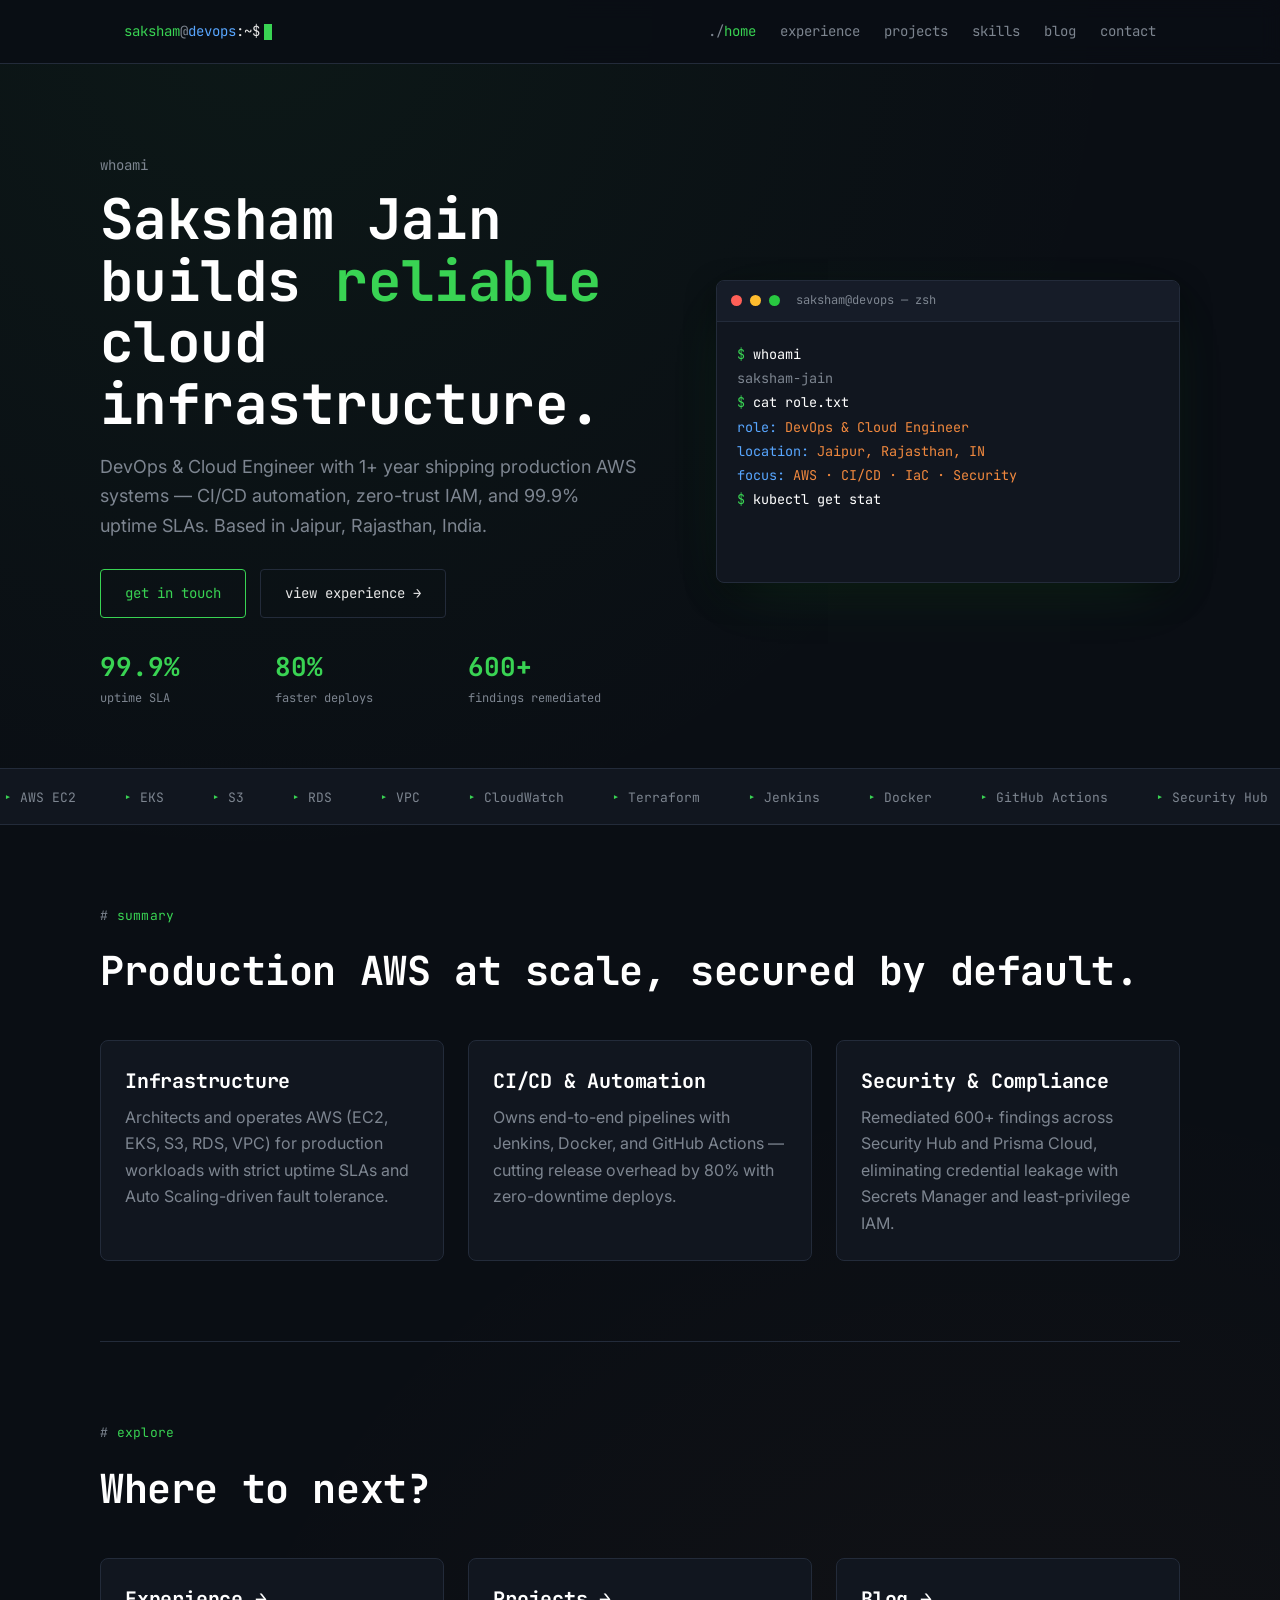
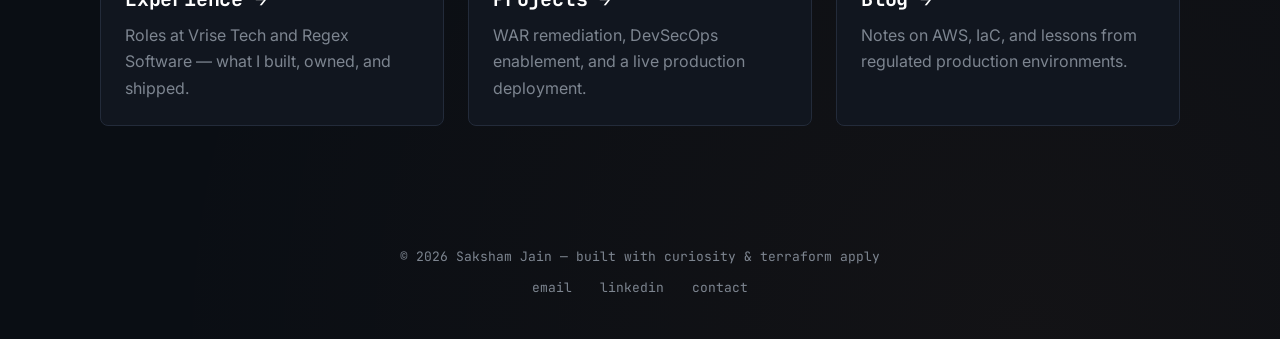
<file: index.html>
<!DOCTYPE html>
<html lang="en">
<head>
  <meta charset="UTF-8" />
  <meta name="viewport" content="width=device-width, initial-scale=1.0" />
  <title>Saksham Jain — DevOps & Cloud Engineer</title>
  <meta name="description" content="Saksham Jain — DevOps & Cloud Engineer specializing in AWS, CI/CD, and Infrastructure as Code." />
  <link rel="preconnect" href="https://fonts.googleapis.com">
  <link rel="preconnect" href="https://fonts.gstatic.com" crossorigin>
  <link href="https://fonts.googleapis.com/css2?family=JetBrains+Mono:wght@400;500;700&family=Inter:wght@400;500;600&display=swap" rel="stylesheet">
  <link rel="stylesheet" href="css/style.css" />
</head>
<body>

  <nav class="navbar">
    <div class="nav-inner">
      <div class="nav-prompt">
        <span class="user">saksham</span><span class="at">@</span><span class="host">devops</span>:~$<span class="cursor"></span>
      </div>
      <button class="nav-toggle" aria-label="Toggle navigation">menu</button>
      <div class="nav-links">
        <a href="index.html" class="active">home</a>
        <a href="experience.html">experience</a>
        <a href="projects.html">projects</a>
        <a href="skills.html">skills</a>
        <a href="blog.html">blog</a>
        <a href="contact.html">contact</a>
      </div>
    </div>
  </nav>

  <!-- ===== HERO ===== -->
  <header class="container hero">
    <div>
      <div class="hero-eyebrow">whoami</div>
      <h1>Saksham Jain<br>builds <span class="accent">reliable</span> cloud infrastructure.</h1>
      <p class="hero-sub">
        DevOps &amp; Cloud Engineer with 1+ year shipping production AWS systems — CI/CD automation,
        zero-trust IAM, and 99.9% uptime SLAs. Based in Jaipur, Rajasthan, India.
      </p>
      <div class="hero-actions">
        <a href="contact.html" class="btn">get in touch</a>
        <a href="experience.html" class="btn secondary">view experience →</a>
      </div>
      <div class="hero-stats">
        <div class="stat">
          <div class="stat-num" data-counter="99.9%">0%</div>
          <div class="stat-label">uptime SLA</div>
        </div>
        <div class="stat">
          <div class="stat-num" data-counter="80%">0%</div>
          <div class="stat-label">faster deploys</div>
        </div>
        <div class="stat">
          <div class="stat-num" data-counter="600+">0+</div>
          <div class="stat-label">findings remediated</div>
        </div>
      </div>
    </div>

    <div class="terminal">
      <div class="terminal-bar">
        <span class="terminal-dot red"></span>
        <span class="terminal-dot yellow"></span>
        <span class="terminal-dot green"></span>
        <span class="terminal-title">saksham@devops — zsh</span>
      </div>
      <div class="terminal-body" id="hero-terminal"></div>
    </div>
  </header>

  <!-- ===== TECH MARQUEE ===== -->
  <div class="marquee">
    <div class="marquee-track">
      <span>AWS EC2</span><span>EKS</span><span>S3</span><span>RDS</span><span>VPC</span><span>CloudWatch</span>
      <span>Terraform</span><span>Jenkins</span><span>Docker</span><span>GitHub Actions</span>
      <span>Security Hub</span><span>GuardDuty</span><span>Secrets Manager</span><span>IAM</span><span>Nginx</span>
      <span>AWS EC2</span><span>EKS</span><span>S3</span><span>RDS</span><span>VPC</span><span>CloudWatch</span>
      <span>Terraform</span><span>Jenkins</span><span>Docker</span><span>GitHub Actions</span>
      <span>Security Hub</span><span>GuardDuty</span><span>Secrets Manager</span><span>IAM</span><span>Nginx</span>
    </div>
  </div>

  <!-- ===== SUMMARY ===== -->
  <section class="section container">
    <div class="section-label">summary</div>
    <h2>Production AWS at scale, secured by default.</h2>
    <div class="grid-3 stagger">
      <div class="card">
        <h3>Infrastructure</h3>
        <p>Architects and operates AWS (EC2, EKS, S3, RDS, VPC) for production workloads with strict uptime SLAs and Auto Scaling-driven fault tolerance.</p>
      </div>
      <div class="card">
        <h3>CI/CD &amp; Automation</h3>
        <p>Owns end-to-end pipelines with Jenkins, Docker, and GitHub Actions — cutting release overhead by 80% with zero-downtime deploys.</p>
      </div>
      <div class="card">
        <h3>Security &amp; Compliance</h3>
        <p>Remediated 600+ findings across Security Hub and Prisma Cloud, eliminating credential leakage with Secrets Manager and least-privilege IAM.</p>
      </div>
    </div>
  </section>

  <!-- ===== QUICK LINKS ===== -->
  <section class="section container">
    <div class="section-label">explore</div>
    <h2>Where to next?</h2>
    <div class="grid-3 stagger">
      <a href="experience.html" class="card">
        <h3>Experience →</h3>
        <p>Roles at Vrise Tech and Regex Software — what I built, owned, and shipped.</p>
      </a>
      <a href="projects.html" class="card">
        <h3>Projects →</h3>
        <p>WAR remediation, DevSecOps enablement, and a live production deployment.</p>
      </a>
      <a href="blog.html" class="card">
        <h3>Blog →</h3>
        <p>Notes on AWS, IaC, and lessons from regulated production environments.</p>
      </a>
    </div>
  </section>

  <footer class="footer">
    <div class="container">
      <div>© 2026 Saksham Jain — built with curiosity & terraform apply</div>
      <div style="margin-top:10px;">
        <a href="mailto:sakshamsj02@gmail.com">email</a>
        <a href="https://www.linkedin.com/in/sakshamjain02/" target="_blank" rel="noopener">linkedin</a>
        <a href="contact.html">contact</a>
      </div>
    </div>
  </footer>

  <script src="js/main.js"></script>
  <script>
    typeTerminal("hero-terminal", [
      { type: "cmd", text: "whoami" },
      { type: "out", html: "saksham-jain" },
      { type: "cmd", text: "cat role.txt" },
      { type: "out", html: "<span class='k'>role:</span> <span class='v'>DevOps & Cloud Engineer</span>\n<span class='k'>location:</span> <span class='v'>Jaipur, Rajasthan, IN</span>\n<span class='k'>focus:</span> <span class='v'>AWS · CI/CD · IaC · Security</span>" },
      { type: "cmd", text: "kubectl get status" },
      { type: "out", html: "<span class='k'>uptime:</span> <span class='v'>99.9%</span>   <span class='k'>availability:</span> <span class='v'>open to work</span>" },
    ], { speed: 28, lineDelay: 400 });
  </script>
</body>
</html>
</file>
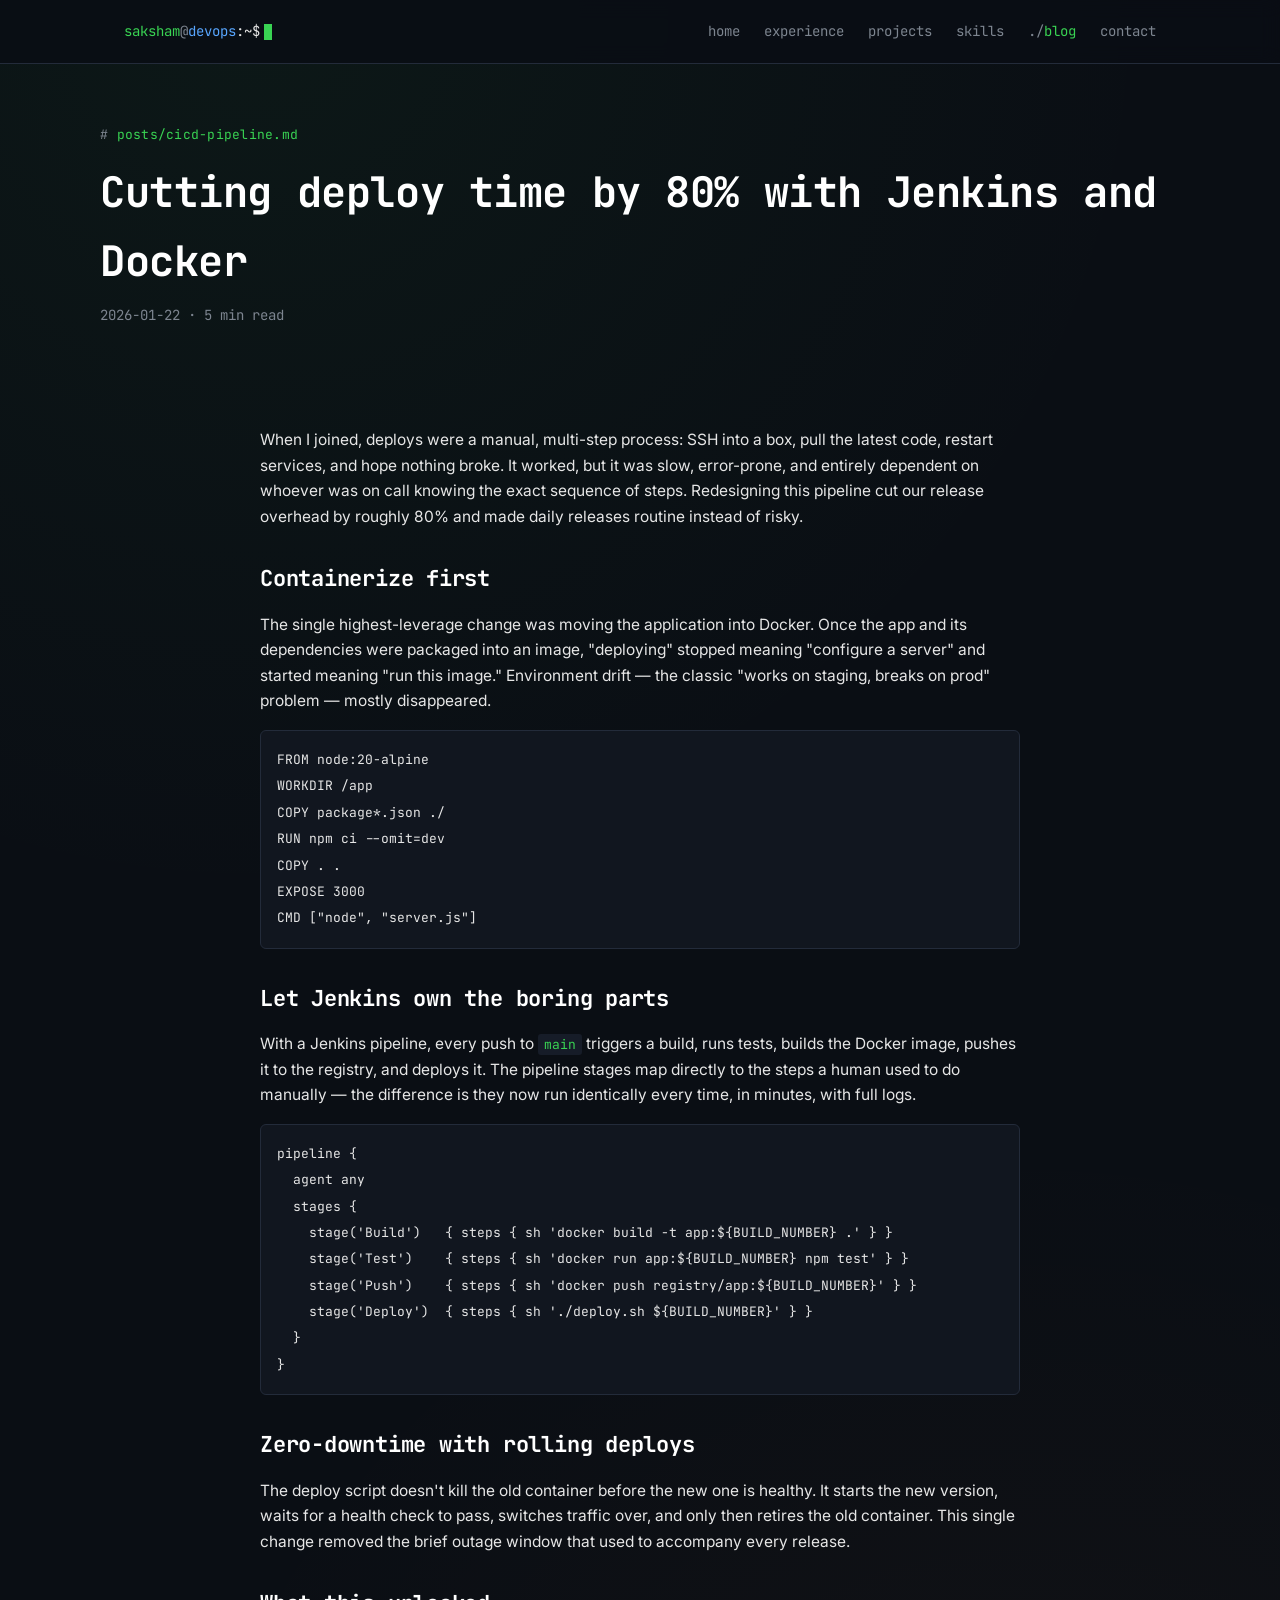
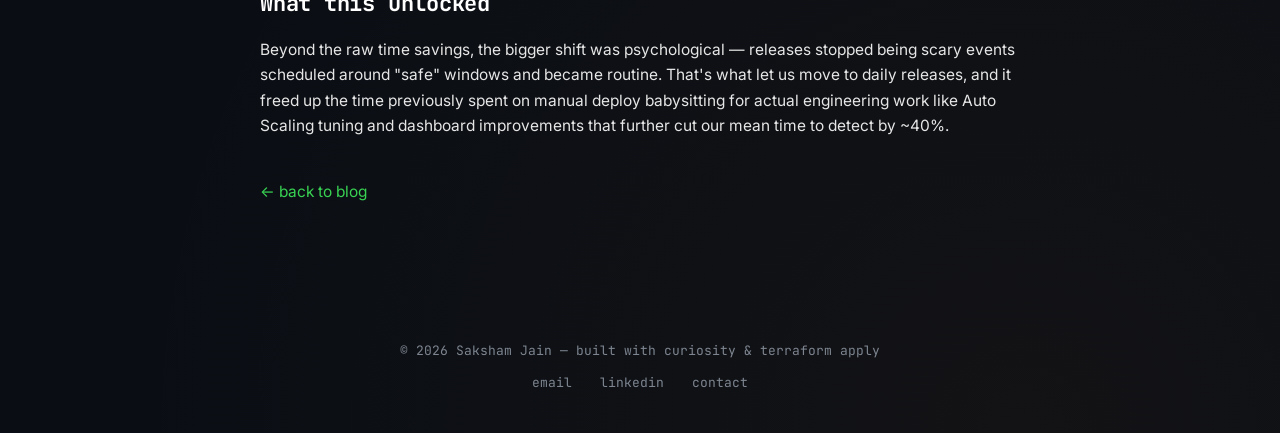
<file: blog-cicd-pipeline.html>
<!DOCTYPE html>
<html lang="en">
<head>
  <meta charset="UTF-8" />
  <meta name="viewport" content="width=device-width, initial-scale=1.0" />
  <title>Cutting deploy time by 80% with Jenkins and Docker — Saksham Jain</title>
  <link rel="preconnect" href="https://fonts.googleapis.com">
  <link rel="preconnect" href="https://fonts.gstatic.com" crossorigin>
  <link href="https://fonts.googleapis.com/css2?family=JetBrains+Mono:wght@400;500;700&family=Inter:wght@400;500;600&display=swap" rel="stylesheet">
  <link rel="stylesheet" href="css/style.css" />
</head>
<body>

  <nav class="navbar">
    <div class="nav-inner">
      <div class="nav-prompt">
        <span class="user">saksham</span><span class="at">@</span><span class="host">devops</span>:~$<span class="cursor"></span>
      </div>
      <button class="nav-toggle" aria-label="Toggle navigation">menu</button>
      <div class="nav-links">
        <a href="index.html">home</a>
        <a href="experience.html">experience</a>
        <a href="projects.html">projects</a>
        <a href="skills.html">skills</a>
        <a href="blog.html" class="active">blog</a>
        <a href="contact.html">contact</a>
      </div>
    </div>
  </nav>

  <header class="container page-header">
    <div class="section-label">posts/cicd-pipeline.md</div>
    <h1>Cutting deploy time by 80% with Jenkins and Docker</h1>
    <p>2026-01-22 · 5 min read</p>
  </header>

  <article class="section container blog-post-body reveal" style="max-width: 760px;">
    <p>
      When I joined, deploys were a manual, multi-step process: SSH into a box, pull the
      latest code, restart services, and hope nothing broke. It worked, but it was slow,
      error-prone, and entirely dependent on whoever was on call knowing the exact sequence
      of steps. Redesigning this pipeline cut our release overhead by roughly 80% and made
      daily releases routine instead of risky.
    </p>

    <h2>Containerize first</h2>
    <p>
      The single highest-leverage change was moving the application into Docker. Once the
      app and its dependencies were packaged into an image, "deploying" stopped meaning
      "configure a server" and started meaning "run this image." Environment drift —
      the classic "works on staging, breaks on prod" problem — mostly disappeared.
    </p>

    <pre><code>FROM node:20-alpine
WORKDIR /app
COPY package*.json ./
RUN npm ci --omit=dev
COPY . .
EXPOSE 3000
CMD ["node", "server.js"]</code></pre>

    <h2>Let Jenkins own the boring parts</h2>
    <p>
      With a Jenkins pipeline, every push to <code>main</code> triggers a build, runs tests,
      builds the Docker image, pushes it to the registry, and deploys it. The pipeline stages
      map directly to the steps a human used to do manually — the difference is they now run
      identically every time, in minutes, with full logs.
    </p>

    <pre><code>pipeline {
  agent any
  stages {
    stage('Build')   { steps { sh 'docker build -t app:${BUILD_NUMBER} .' } }
    stage('Test')    { steps { sh 'docker run app:${BUILD_NUMBER} npm test' } }
    stage('Push')    { steps { sh 'docker push registry/app:${BUILD_NUMBER}' } }
    stage('Deploy')  { steps { sh './deploy.sh ${BUILD_NUMBER}' } }
  }
}</code></pre>

    <h2>Zero-downtime with rolling deploys</h2>
    <p>
      The deploy script doesn't kill the old container before the new one is healthy. It
      starts the new version, waits for a health check to pass, switches traffic over, and
      only then retires the old container. This single change removed the brief outage
      window that used to accompany every release.
    </p>

    <h2>What this unlocked</h2>
    <p>
      Beyond the raw time savings, the bigger shift was psychological — releases stopped
      being scary events scheduled around "safe" windows and became routine. That's what
      let us move to daily releases, and it freed up the time previously spent on manual
      deploy babysitting for actual engineering work like Auto Scaling tuning and dashboard
      improvements that further cut our mean time to detect by ~40%.
    </p>

    <p style="margin-top: 40px;">
      <a href="blog.html">← back to blog</a>
    </p>
  </article>

  <footer class="footer">
    <div class="container">
      <div>© 2026 Saksham Jain — built with curiosity & terraform apply</div>
      <div style="margin-top:10px;">
        <a href="mailto:sakshamsj02@gmail.com">email</a>
        <a href="https://www.linkedin.com/in/sakshamjain02/" target="_blank" rel="noopener">linkedin</a>
        <a href="contact.html">contact</a>
      </div>
    </div>
  </footer>

  <script src="js/main.js"></script>
</body>
</html>
</file>
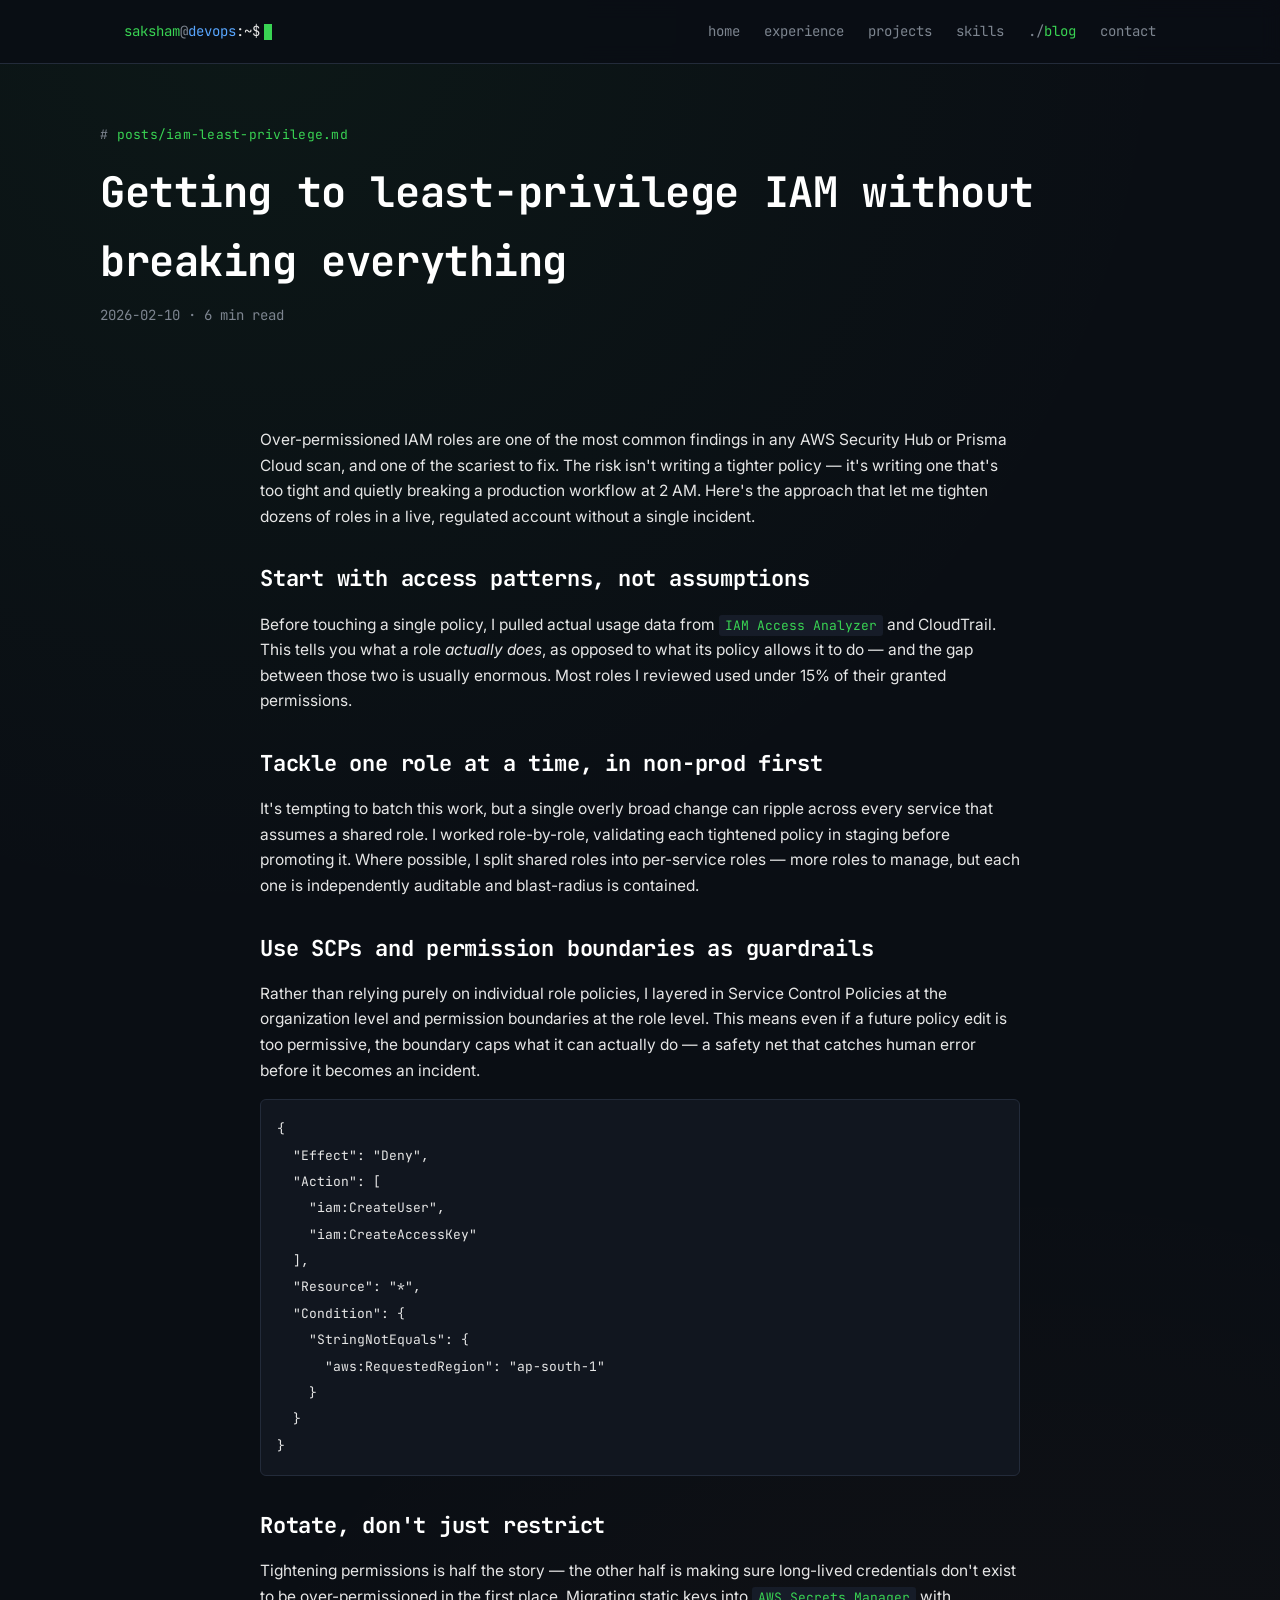
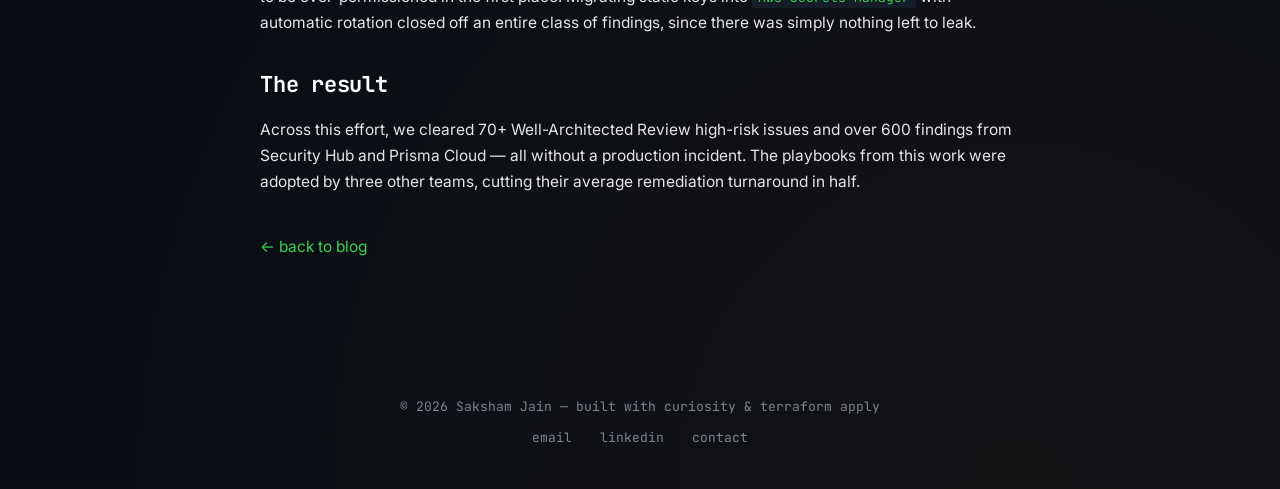
<file: blog-iam-least-privilege.html>
<!DOCTYPE html>
<html lang="en">
<head>
  <meta charset="UTF-8" />
  <meta name="viewport" content="width=device-width, initial-scale=1.0" />
  <title>Getting to least-privilege IAM without breaking everything — Saksham Jain</title>
  <link rel="preconnect" href="https://fonts.googleapis.com">
  <link rel="preconnect" href="https://fonts.gstatic.com" crossorigin>
  <link href="https://fonts.googleapis.com/css2?family=JetBrains+Mono:wght@400;500;700&family=Inter:wght@400;500;600&display=swap" rel="stylesheet">
  <link rel="stylesheet" href="css/style.css" />
</head>
<body>

  <nav class="navbar">
    <div class="nav-inner">
      <div class="nav-prompt">
        <span class="user">saksham</span><span class="at">@</span><span class="host">devops</span>:~$<span class="cursor"></span>
      </div>
      <button class="nav-toggle" aria-label="Toggle navigation">menu</button>
      <div class="nav-links">
        <a href="index.html">home</a>
        <a href="experience.html">experience</a>
        <a href="projects.html">projects</a>
        <a href="skills.html">skills</a>
        <a href="blog.html" class="active">blog</a>
        <a href="contact.html">contact</a>
      </div>
    </div>
  </nav>

  <header class="container page-header">
    <div class="section-label">posts/iam-least-privilege.md</div>
    <h1>Getting to least-privilege IAM without breaking everything</h1>
    <p>2026-02-10 · 6 min read</p>
  </header>

  <article class="section container blog-post-body reveal" style="max-width: 760px;">
    <p>
      Over-permissioned IAM roles are one of the most common findings in any AWS Security Hub
      or Prisma Cloud scan, and one of the scariest to fix. The risk isn't writing a tighter
      policy — it's writing one that's too tight and quietly breaking a production workflow
      at 2 AM. Here's the approach that let me tighten dozens of roles in a live, regulated
      account without a single incident.
    </p>

    <h2>Start with access patterns, not assumptions</h2>
    <p>
      Before touching a single policy, I pulled actual usage data from
      <code>IAM Access Analyzer</code> and CloudTrail. This tells you what a role
      <em>actually does</em>, as opposed to what its policy allows it to do — and the gap
      between those two is usually enormous. Most roles I reviewed used under 15% of their
      granted permissions.
    </p>

    <h2>Tackle one role at a time, in non-prod first</h2>
    <p>
      It's tempting to batch this work, but a single overly broad change can ripple across
      every service that assumes a shared role. I worked role-by-role, validating each
      tightened policy in staging before promoting it. Where possible, I split shared roles
      into per-service roles — more roles to manage, but each one is independently auditable
      and blast-radius is contained.
    </p>

    <h2>Use SCPs and permission boundaries as guardrails</h2>
    <p>
      Rather than relying purely on individual role policies, I layered in Service Control
      Policies at the organization level and permission boundaries at the role level. This
      means even if a future policy edit is too permissive, the boundary caps what it can
      actually do — a safety net that catches human error before it becomes an incident.
    </p>

    <pre><code>{
  "Effect": "Deny",
  "Action": [
    "iam:CreateUser",
    "iam:CreateAccessKey"
  ],
  "Resource": "*",
  "Condition": {
    "StringNotEquals": {
      "aws:RequestedRegion": "ap-south-1"
    }
  }
}</code></pre>

    <h2>Rotate, don't just restrict</h2>
    <p>
      Tightening permissions is half the story — the other half is making sure long-lived
      credentials don't exist to be over-permissioned in the first place. Migrating static
      keys into <code>AWS Secrets Manager</code> with automatic rotation closed off an entire
      class of findings, since there was simply nothing left to leak.
    </p>

    <h2>The result</h2>
    <p>
      Across this effort, we cleared 70+ Well-Architected Review high-risk issues and over
      600 findings from Security Hub and Prisma Cloud — all without a production incident.
      The playbooks from this work were adopted by three other teams, cutting their average
      remediation turnaround in half.
    </p>

    <p style="margin-top: 40px;">
      <a href="blog.html">← back to blog</a>
    </p>
  </article>

  <footer class="footer">
    <div class="container">
      <div>© 2026 Saksham Jain — built with curiosity & terraform apply</div>
      <div style="margin-top:10px;">
        <a href="mailto:sakshamsj02@gmail.com">email</a>
        <a href="https://www.linkedin.com/in/sakshamjain02/" target="_blank" rel="noopener">linkedin</a>
        <a href="contact.html">contact</a>
      </div>
    </div>
  </footer>

  <script src="js/main.js"></script>
</body>
</html>
</file>
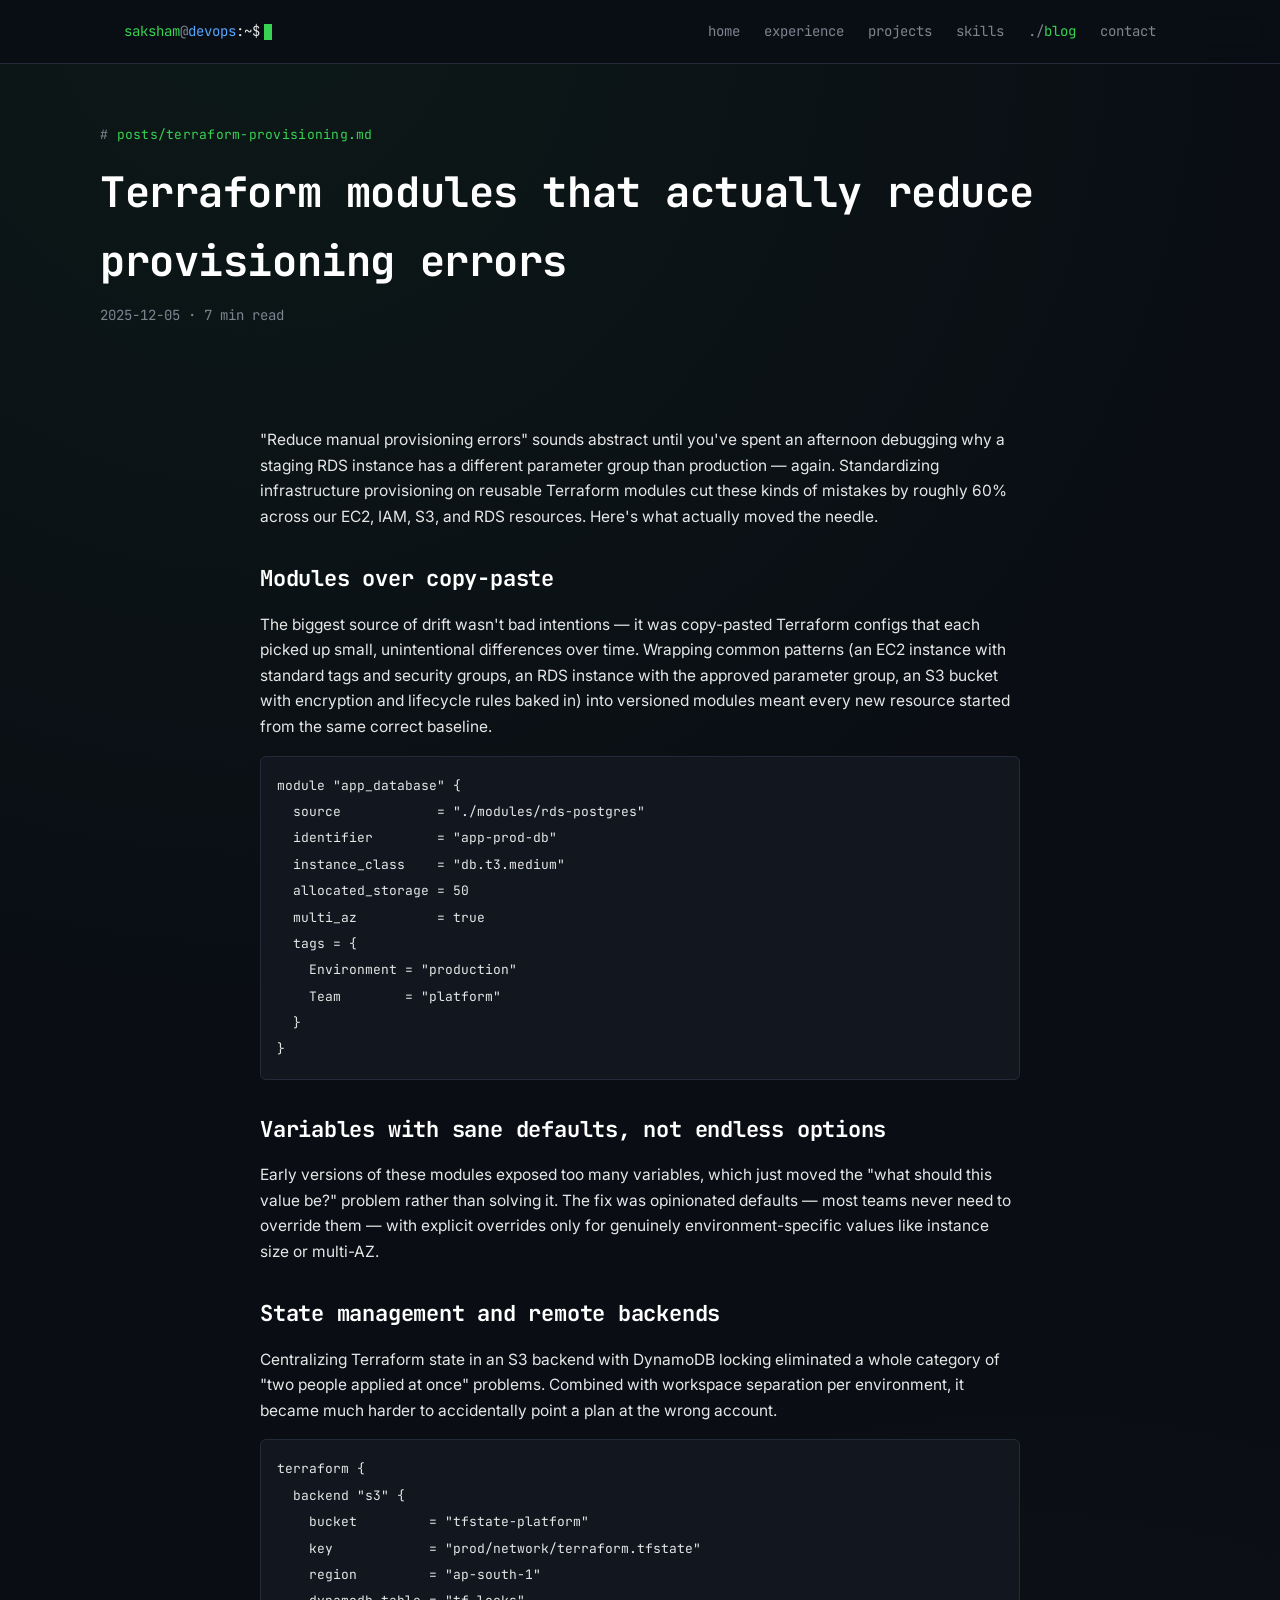
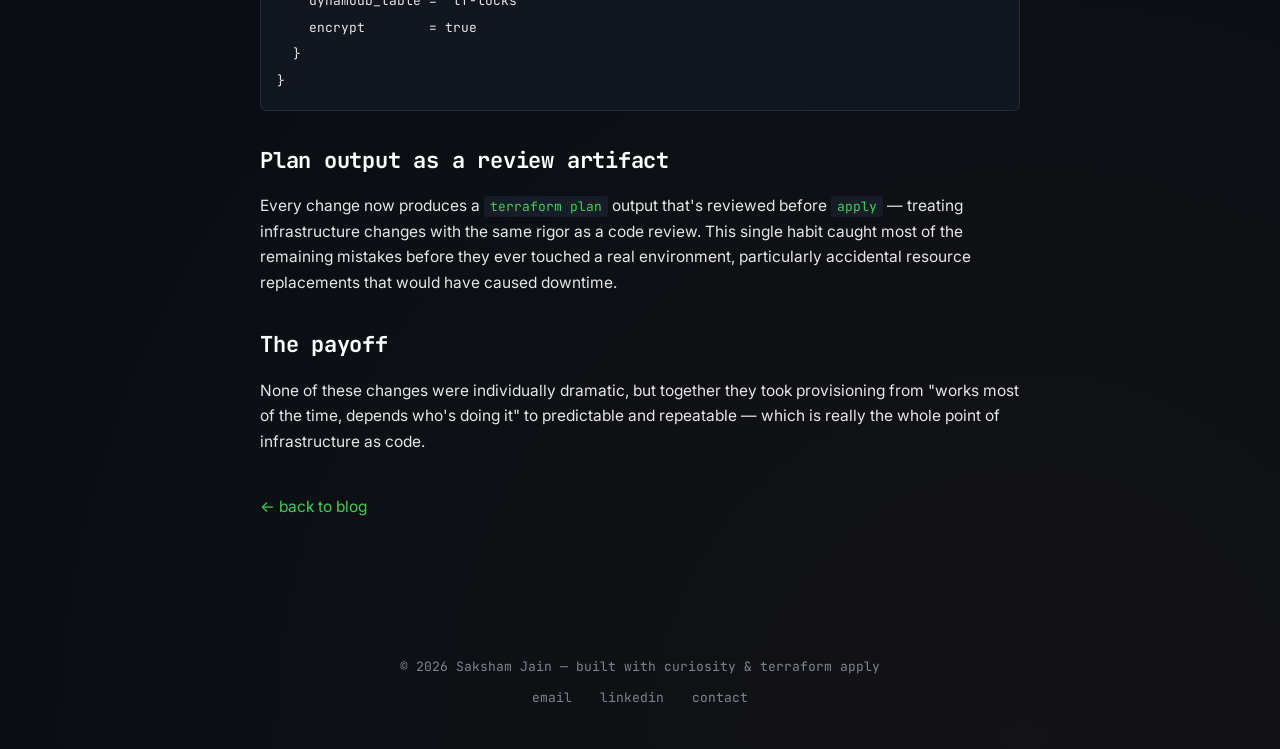
<file: blog-terraform-provisioning.html>
<!DOCTYPE html>
<html lang="en">
<head>
  <meta charset="UTF-8" />
  <meta name="viewport" content="width=device-width, initial-scale=1.0" />
  <title>Terraform modules that actually reduce provisioning errors — Saksham Jain</title>
  <link rel="preconnect" href="https://fonts.googleapis.com">
  <link rel="preconnect" href="https://fonts.gstatic.com" crossorigin>
  <link href="https://fonts.googleapis.com/css2?family=JetBrains+Mono:wght@400;500;700&family=Inter:wght@400;500;600&display=swap" rel="stylesheet">
  <link rel="stylesheet" href="css/style.css" />
</head>
<body>

  <nav class="navbar">
    <div class="nav-inner">
      <div class="nav-prompt">
        <span class="user">saksham</span><span class="at">@</span><span class="host">devops</span>:~$<span class="cursor"></span>
      </div>
      <button class="nav-toggle" aria-label="Toggle navigation">menu</button>
      <div class="nav-links">
        <a href="index.html">home</a>
        <a href="experience.html">experience</a>
        <a href="projects.html">projects</a>
        <a href="skills.html">skills</a>
        <a href="blog.html" class="active">blog</a>
        <a href="contact.html">contact</a>
      </div>
    </div>
  </nav>

  <header class="container page-header">
    <div class="section-label">posts/terraform-provisioning.md</div>
    <h1>Terraform modules that actually reduce provisioning errors</h1>
    <p>2025-12-05 · 7 min read</p>
  </header>

  <article class="section container blog-post-body reveal" style="max-width: 760px;">
    <p>
      "Reduce manual provisioning errors" sounds abstract until you've spent an afternoon
      debugging why a staging RDS instance has a different parameter group than production —
      again. Standardizing infrastructure provisioning on reusable Terraform modules cut
      these kinds of mistakes by roughly 60% across our EC2, IAM, S3, and RDS resources.
      Here's what actually moved the needle.
    </p>

    <h2>Modules over copy-paste</h2>
    <p>
      The biggest source of drift wasn't bad intentions — it was copy-pasted Terraform
      configs that each picked up small, unintentional differences over time. Wrapping
      common patterns (an EC2 instance with standard tags and security groups, an RDS
      instance with the approved parameter group, an S3 bucket with encryption and
      lifecycle rules baked in) into versioned modules meant every new resource started
      from the same correct baseline.
    </p>

    <pre><code>module "app_database" {
  source            = "./modules/rds-postgres"
  identifier        = "app-prod-db"
  instance_class    = "db.t3.medium"
  allocated_storage = 50
  multi_az          = true
  tags = {
    Environment = "production"
    Team        = "platform"
  }
}</code></pre>

    <h2>Variables with sane defaults, not endless options</h2>
    <p>
      Early versions of these modules exposed too many variables, which just moved the
      "what should this value be?" problem rather than solving it. The fix was opinionated
      defaults — most teams never need to override them — with explicit overrides only for
      genuinely environment-specific values like instance size or multi-AZ.
    </p>

    <h2>State management and remote backends</h2>
    <p>
      Centralizing Terraform state in an S3 backend with DynamoDB locking eliminated a
      whole category of "two people applied at once" problems. Combined with workspace
      separation per environment, it became much harder to accidentally point a plan at
      the wrong account.
    </p>

    <pre><code>terraform {
  backend "s3" {
    bucket         = "tfstate-platform"
    key            = "prod/network/terraform.tfstate"
    region         = "ap-south-1"
    dynamodb_table = "tf-locks"
    encrypt        = true
  }
}</code></pre>

    <h2>Plan output as a review artifact</h2>
    <p>
      Every change now produces a <code>terraform plan</code> output that's reviewed before
      <code>apply</code> — treating infrastructure changes with the same rigor as a code
      review. This single habit caught most of the remaining mistakes before they ever
      touched a real environment, particularly accidental resource replacements that would
      have caused downtime.
    </p>

    <h2>The payoff</h2>
    <p>
      None of these changes were individually dramatic, but together they took
      provisioning from "works most of the time, depends who's doing it" to predictable
      and repeatable — which is really the whole point of infrastructure as code.
    </p>

    <p style="margin-top: 40px;">
      <a href="blog.html">← back to blog</a>
    </p>
  </article>

  <footer class="footer">
    <div class="container">
      <div>© 2026 Saksham Jain — built with curiosity & terraform apply</div>
      <div style="margin-top:10px;">
        <a href="mailto:sakshamsj02@gmail.com">email</a>
        <a href="https://www.linkedin.com/in/sakshamjain02/" target="_blank" rel="noopener">linkedin</a>
        <a href="contact.html">contact</a>
      </div>
    </div>
  </footer>

  <script src="js/main.js"></script>
</body>
</html>
</file>
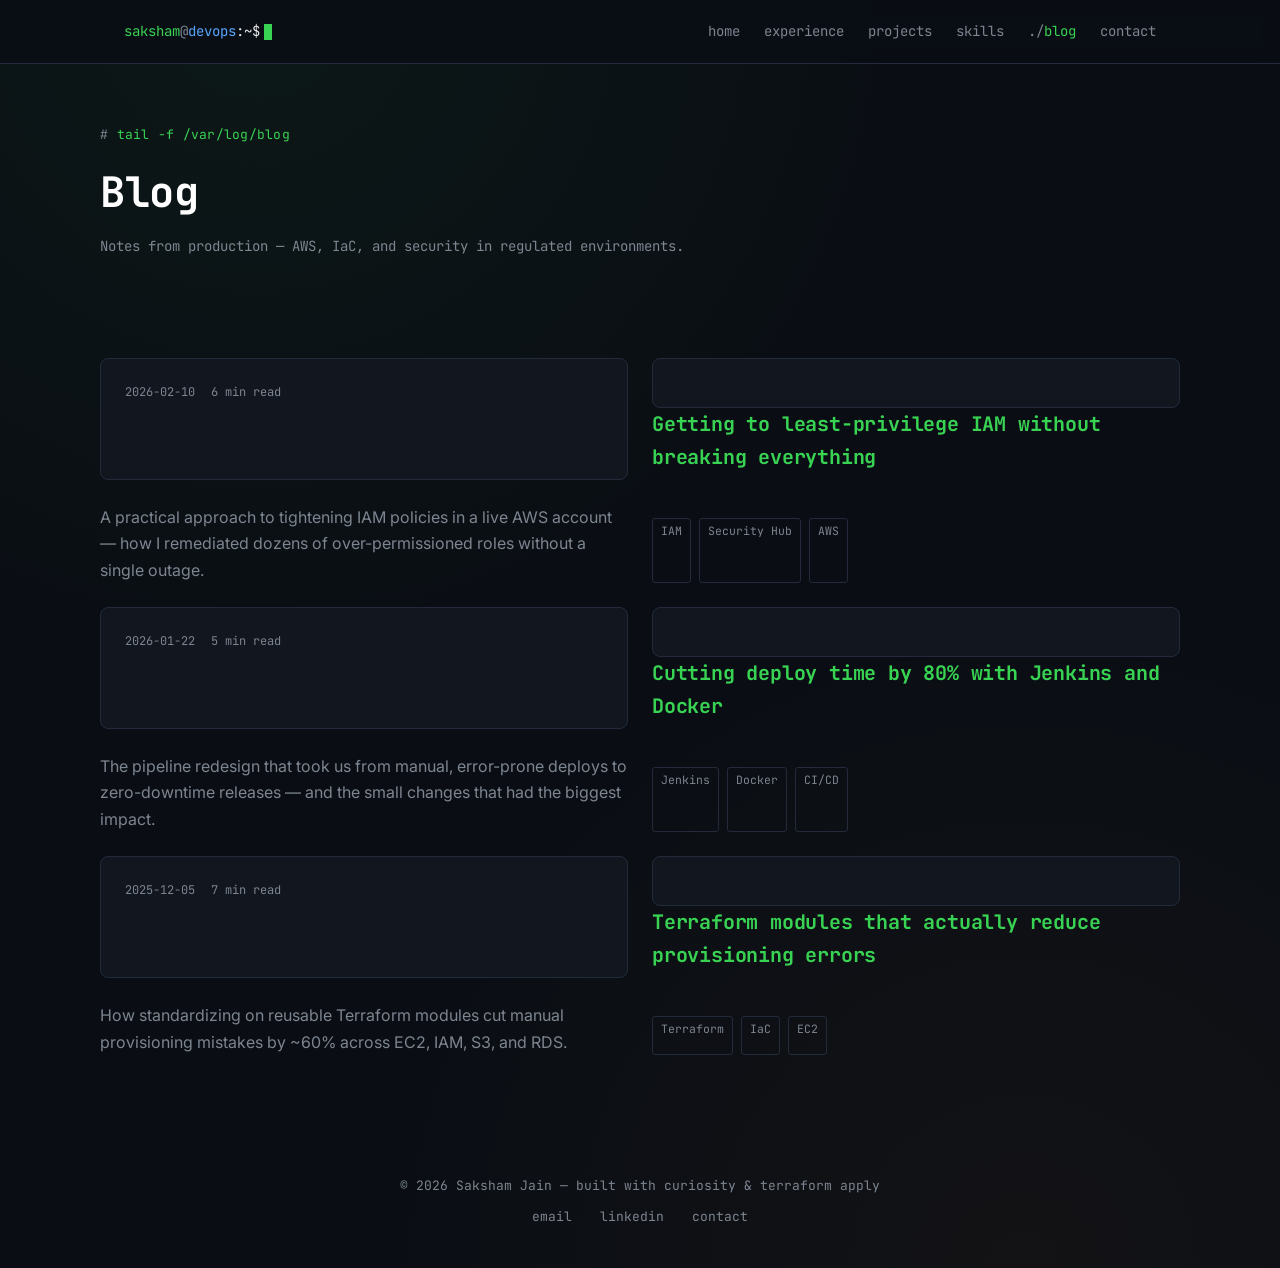
<file: blog.html>
<!DOCTYPE html>
<html lang="en">
<head>
  <meta charset="UTF-8" />
  <meta name="viewport" content="width=device-width, initial-scale=1.0" />
  <title>Blog — Saksham Jain</title>
  <link rel="preconnect" href="https://fonts.googleapis.com">
  <link rel="preconnect" href="https://fonts.gstatic.com" crossorigin>
  <link href="https://fonts.googleapis.com/css2?family=JetBrains+Mono:wght@400;500;700&family=Inter:wght@400;500;600&display=swap" rel="stylesheet">
  <link rel="stylesheet" href="css/style.css" />
</head>
<body>

  <nav class="navbar">
    <div class="nav-inner">
      <div class="nav-prompt">
        <span class="user">saksham</span><span class="at">@</span><span class="host">devops</span>:~$<span class="cursor"></span>
      </div>
      <button class="nav-toggle" aria-label="Toggle navigation">menu</button>
      <div class="nav-links">
        <a href="index.html">home</a>
        <a href="experience.html">experience</a>
        <a href="projects.html">projects</a>
        <a href="skills.html">skills</a>
        <a href="blog.html" class="active">blog</a>
        <a href="contact.html">contact</a>
      </div>
    </div>
  </nav>

  <header class="container page-header">
    <div class="section-label">tail -f /var/log/blog</div>
    <h1>Blog</h1>
    <p>Notes from production — AWS, IaC, and security in regulated environments.</p>
  </header>

  <section class="section container">
    <div class="grid-2 stagger">

      <a href="blog-iam-least-privilege.html" class="card blog-card">
        <div class="blog-meta">
          <span>2026-02-10</span>
          <span>6 min read</span>
        </div>
        <h3><a href="blog-iam-least-privilege.html">Getting to least-privilege IAM without breaking everything</a></h3>
        <p>A practical approach to tightening IAM policies in a live AWS account — how I remediated dozens of over-permissioned roles without a single outage.</p>
        <div class="tag-row">
          <span class="tag">IAM</span>
          <span class="tag">Security Hub</span>
          <span class="tag">AWS</span>
        </div>
      </a>

      <a href="blog-cicd-pipeline.html" class="card blog-card">
        <div class="blog-meta">
          <span>2026-01-22</span>
          <span>5 min read</span>
        </div>
        <h3><a href="blog-cicd-pipeline.html">Cutting deploy time by 80% with Jenkins and Docker</a></h3>
        <p>The pipeline redesign that took us from manual, error-prone deploys to zero-downtime releases — and the small changes that had the biggest impact.</p>
        <div class="tag-row">
          <span class="tag">Jenkins</span>
          <span class="tag">Docker</span>
          <span class="tag">CI/CD</span>
        </div>
      </a>

      <a href="blog-terraform-provisioning.html" class="card blog-card">
        <div class="blog-meta">
          <span>2025-12-05</span>
          <span>7 min read</span>
        </div>
        <h3><a href="blog-terraform-provisioning.html">Terraform modules that actually reduce provisioning errors</a></h3>
        <p>How standardizing on reusable Terraform modules cut manual provisioning mistakes by ~60% across EC2, IAM, S3, and RDS.</p>
        <div class="tag-row">
          <span class="tag">Terraform</span>
          <span class="tag">IaC</span>
          <span class="tag">EC2</span>
        </div>
      </a>

    </div>
  </section>

  <footer class="footer">
    <div class="container">
      <div>© 2026 Saksham Jain — built with curiosity & terraform apply</div>
      <div style="margin-top:10px;">
        <a href="mailto:sakshamsj02@gmail.com">email</a>
        <a href="https://www.linkedin.com/in/sakshamjain02/" target="_blank" rel="noopener">linkedin</a>
        <a href="contact.html">contact</a>
      </div>
    </div>
  </footer>

  <script src="js/main.js"></script>
</body>
</html>
</file>
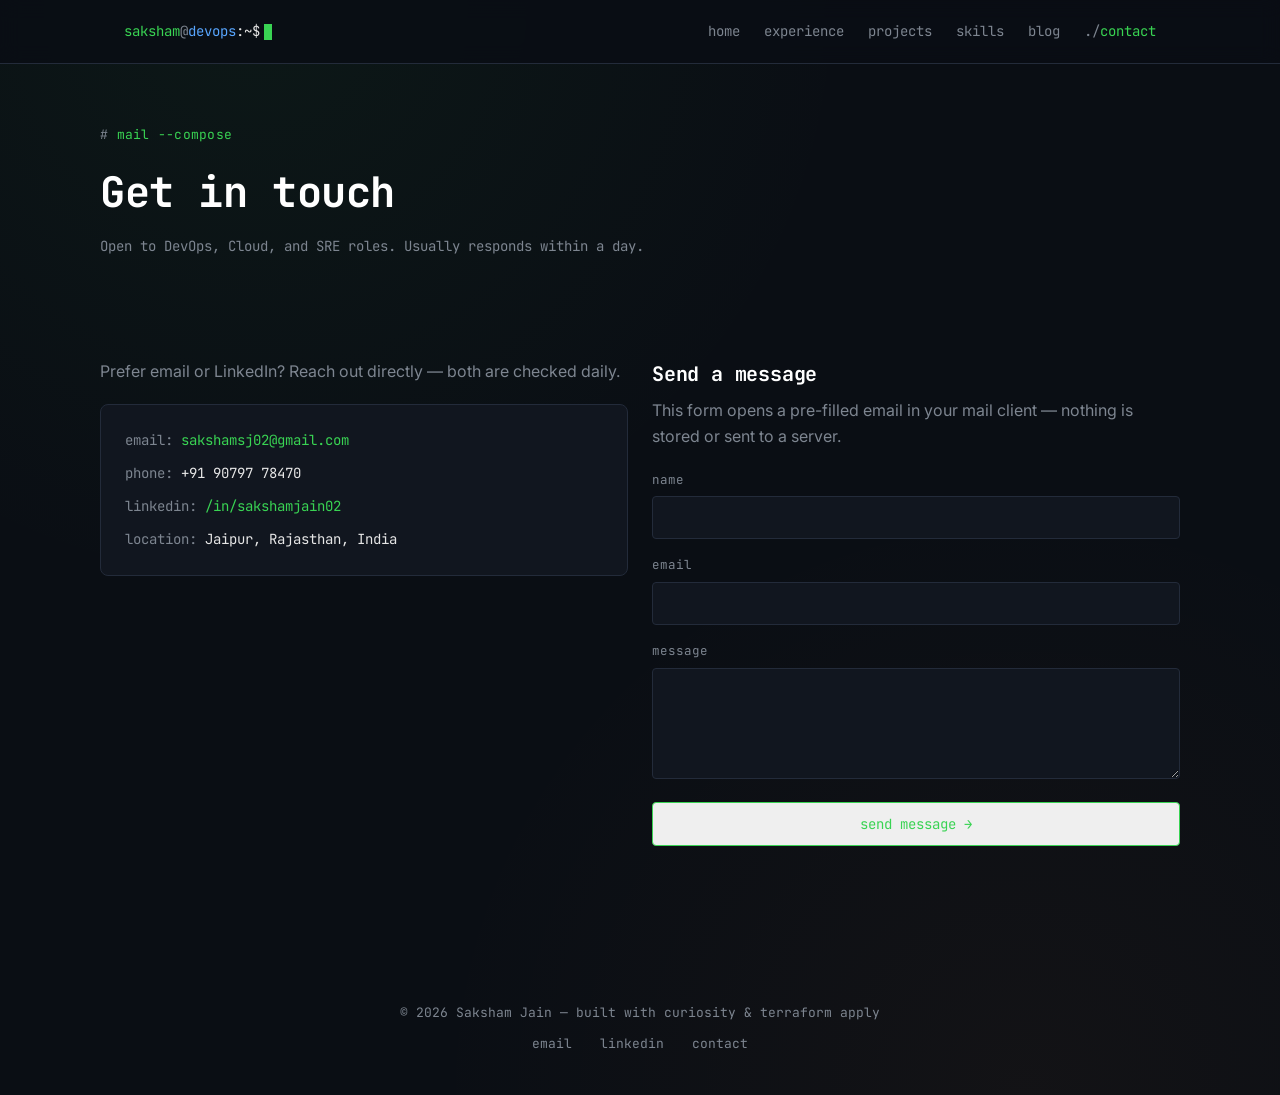
<file: contact.html>
<!DOCTYPE html>
<html lang="en">
<head>
  <meta charset="UTF-8" />
  <meta name="viewport" content="width=device-width, initial-scale=1.0" />
  <title>Contact — Saksham Jain</title>
  <link rel="preconnect" href="https://fonts.googleapis.com">
  <link rel="preconnect" href="https://fonts.gstatic.com" crossorigin>
  <link href="https://fonts.googleapis.com/css2?family=JetBrains+Mono:wght@400;500;700&family=Inter:wght@400;500;600&display=swap" rel="stylesheet">
  <link rel="stylesheet" href="css/style.css" />
</head>
<body>

  <nav class="navbar">
    <div class="nav-inner">
      <div class="nav-prompt">
        <span class="user">saksham</span><span class="at">@</span><span class="host">devops</span>:~$<span class="cursor"></span>
      </div>
      <button class="nav-toggle" aria-label="Toggle navigation">menu</button>
      <div class="nav-links">
        <a href="index.html">home</a>
        <a href="experience.html">experience</a>
        <a href="projects.html">projects</a>
        <a href="skills.html">skills</a>
        <a href="blog.html">blog</a>
        <a href="contact.html" class="active">contact</a>
      </div>
    </div>
  </nav>

  <header class="container page-header">
    <div class="section-label">mail --compose</div>
    <h1>Get in touch</h1>
    <p>Open to DevOps, Cloud, and SRE roles. Usually responds within a day.</p>
  </header>

  <section class="section container">
    <div class="grid-2">

      <div class="reveal from-left">
        <p style="margin-bottom: 20px;">
          Prefer email or LinkedIn? Reach out directly — both are checked daily.
        </p>
        <div class="card" style="font-family: var(--font-mono); font-size: 14px;">
          <div style="margin-bottom: 10px;"><span style="color: var(--text-muted);">email:</span> <a href="mailto:sakshamsj02@gmail.com">sakshamsj02@gmail.com</a></div>
          <div style="margin-bottom: 10px;"><span style="color: var(--text-muted);">phone:</span> <span style="color: var(--text);">+91 90797 78470</span></div>
          <div style="margin-bottom: 10px;"><span style="color: var(--text-muted);">linkedin:</span> <a href="https://www.linkedin.com/in/sakshamjain02/" target="_blank" rel="noopener">/in/sakshamjain02</a></div>
          <div><span style="color: var(--text-muted);">location:</span> <span style="color: var(--text);">Jaipur, Rajasthan, India</span></div>
        </div>
      </div>

      <div class="reveal from-right">
        <h3>Send a message</h3>
        <p style="margin-bottom: 20px;">
          This form opens a pre-filled email in your mail client — nothing is stored or sent to a server.
        </p>
        <form class="contact-form" id="contact-form">
          <div>
            <label for="name">name</label>
            <input type="text" id="name" name="name" required />
          </div>
          <div>
            <label for="email">email</label>
            <input type="email" id="email" name="email" required />
          </div>
          <div>
            <label for="message">message</label>
            <textarea id="message" name="message" rows="5" required></textarea>
          </div>
          <button type="submit" class="btn">send message →</button>
          <div class="form-status" id="form-status"></div>
        </form>
      </div>

    </div>
  </section>

  <footer class="footer">
    <div class="container">
      <div>© 2026 Saksham Jain — built with curiosity & terraform apply</div>
      <div style="margin-top:10px;">
        <a href="mailto:sakshamsj02@gmail.com">email</a>
        <a href="https://www.linkedin.com/in/sakshamjain02/" target="_blank" rel="noopener">linkedin</a>
        <a href="contact.html">contact</a>
      </div>
    </div>
  </footer>

  <script src="js/main.js"></script>
  <script>
    document.getElementById("contact-form").addEventListener("submit", function (e) {
      e.preventDefault();
      const name = document.getElementById("name").value;
      const email = document.getElementById("email").value;
      const message = document.getElementById("message").value;

      const subject = encodeURIComponent(`Portfolio contact from ${name}`);
      const body = encodeURIComponent(`${message}\n\n— ${name} (${email})`);

      window.location.href = `mailto:sakshamsj02@gmail.com?subject=${subject}&body=${body}`;
      document.getElementById("form-status").textContent = "opening your email client...";
    });
  </script>
</body>
</html>
</file>
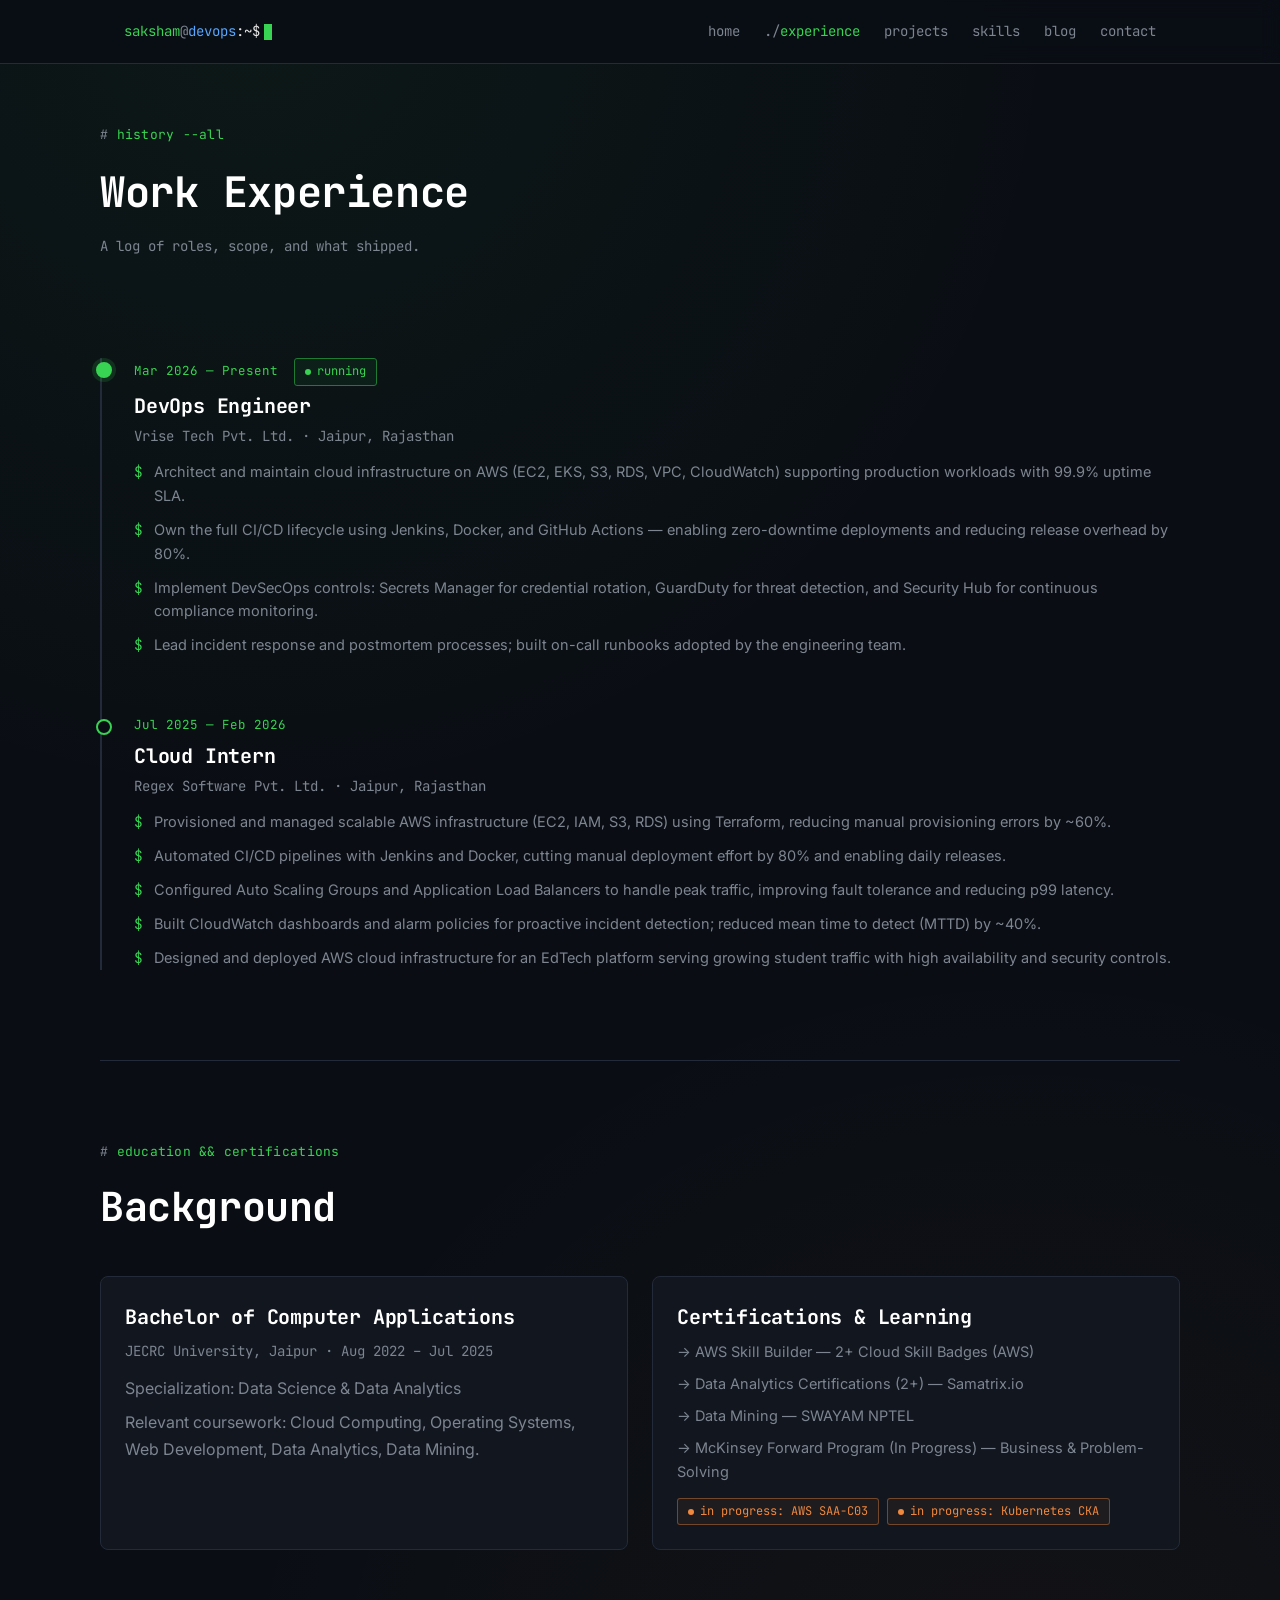
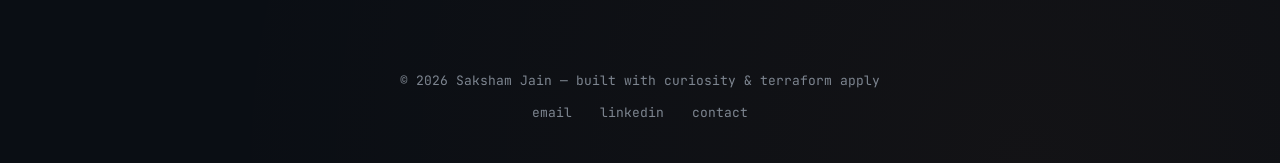
<file: experience.html>
<!DOCTYPE html>
<html lang="en">
<head>
  <meta charset="UTF-8" />
  <meta name="viewport" content="width=device-width, initial-scale=1.0" />
  <title>Experience — Saksham Jain</title>
  <link rel="preconnect" href="https://fonts.googleapis.com">
  <link rel="preconnect" href="https://fonts.gstatic.com" crossorigin>
  <link href="https://fonts.googleapis.com/css2?family=JetBrains+Mono:wght@400;500;700&family=Inter:wght@400;500;600&display=swap" rel="stylesheet">
  <link rel="stylesheet" href="css/style.css" />
</head>
<body>

  <nav class="navbar">
    <div class="nav-inner">
      <div class="nav-prompt">
        <span class="user">saksham</span><span class="at">@</span><span class="host">devops</span>:~$<span class="cursor"></span>
      </div>
      <button class="nav-toggle" aria-label="Toggle navigation">menu</button>
      <div class="nav-links">
        <a href="index.html">home</a>
        <a href="experience.html" class="active">experience</a>
        <a href="projects.html">projects</a>
        <a href="skills.html">skills</a>
        <a href="blog.html">blog</a>
        <a href="contact.html">contact</a>
      </div>
    </div>
  </nav>

  <header class="container page-header">
    <div class="section-label">history --all</div>
    <h1>Work Experience</h1>
    <p>A log of roles, scope, and what shipped.</p>
  </header>

  <section class="section container">
    <div class="timeline">

      <div class="timeline-item current reveal from-left">
        <div class="timeline-date">Mar 2026 — Present <span class="badge" style="margin-left:8px;">running</span></div>
        <h3>DevOps Engineer</h3>
        <div class="timeline-company">Vrise Tech Pvt. Ltd. · Jaipur, Rajasthan</div>
        <ul>
          <li>Architect and maintain cloud infrastructure on AWS (EC2, EKS, S3, RDS, VPC, CloudWatch) supporting production workloads with 99.9% uptime SLA.</li>
          <li>Own the full CI/CD lifecycle using Jenkins, Docker, and GitHub Actions — enabling zero-downtime deployments and reducing release overhead by 80%.</li>
          <li>Implement DevSecOps controls: Secrets Manager for credential rotation, GuardDuty for threat detection, and Security Hub for continuous compliance monitoring.</li>
          <li>Lead incident response and postmortem processes; built on-call runbooks adopted by the engineering team.</li>
        </ul>
      </div>

      <div class="timeline-item reveal from-right">
        <div class="timeline-date">Jul 2025 — Feb 2026</div>
        <h3>Cloud Intern</h3>
        <div class="timeline-company">Regex Software Pvt. Ltd. · Jaipur, Rajasthan</div>
        <ul>
          <li>Provisioned and managed scalable AWS infrastructure (EC2, IAM, S3, RDS) using Terraform, reducing manual provisioning errors by ~60%.</li>
          <li>Automated CI/CD pipelines with Jenkins and Docker, cutting manual deployment effort by 80% and enabling daily releases.</li>
          <li>Configured Auto Scaling Groups and Application Load Balancers to handle peak traffic, improving fault tolerance and reducing p99 latency.</li>
          <li>Built CloudWatch dashboards and alarm policies for proactive incident detection; reduced mean time to detect (MTTD) by ~40%.</li>
          <li>Designed and deployed AWS cloud infrastructure for an EdTech platform serving growing student traffic with high availability and security controls.</li>
        </ul>
      </div>

    </div>
  </section>

  <!-- ===== EDUCATION & CERTS ===== -->
  <section class="section container">
    <div class="section-label">education && certifications</div>
    <h2>Background</h2>
    <div class="grid-2 stagger">
      <div class="card">
        <h3>Bachelor of Computer Applications</h3>
        <div class="timeline-company">JECRC University, Jaipur · Aug 2022 – Jul 2025</div>
        <p>Specialization: Data Science &amp; Data Analytics</p>
        <p style="margin-top:8px;">Relevant coursework: Cloud Computing, Operating Systems, Web Development, Data Analytics, Data Mining.</p>
      </div>
      <div class="card">
        <h3>Certifications &amp; Learning</h3>
        <ul style="list-style:none; padding:0; color:var(--text-muted); font-size:14.5px;">
          <li style="margin-bottom:8px;">→ AWS Skill Builder — 2+ Cloud Skill Badges (AWS)</li>
          <li style="margin-bottom:8px;">→ Data Analytics Certifications (2+) — Samatrix.io</li>
          <li style="margin-bottom:8px;">→ Data Mining — SWAYAM NPTEL</li>
          <li style="margin-bottom:8px;">→ McKinsey Forward Program (In Progress) — Business &amp; Problem-Solving</li>
        </ul>
        <div class="tag-row">
          <span class="badge orange">in progress: AWS SAA-C03</span>
          <span class="badge orange">in progress: Kubernetes CKA</span>
        </div>
      </div>
    </div>
  </section>

  <footer class="footer">
    <div class="container">
      <div>© 2026 Saksham Jain — built with curiosity & terraform apply</div>
      <div style="margin-top:10px;">
        <a href="mailto:sakshamsj02@gmail.com">email</a>
        <a href="https://www.linkedin.com/in/sakshamjain02/" target="_blank" rel="noopener">linkedin</a>
        <a href="contact.html">contact</a>
      </div>
    </div>
  </footer>

  <script src="js/main.js"></script>
</body>
</html>
</file>
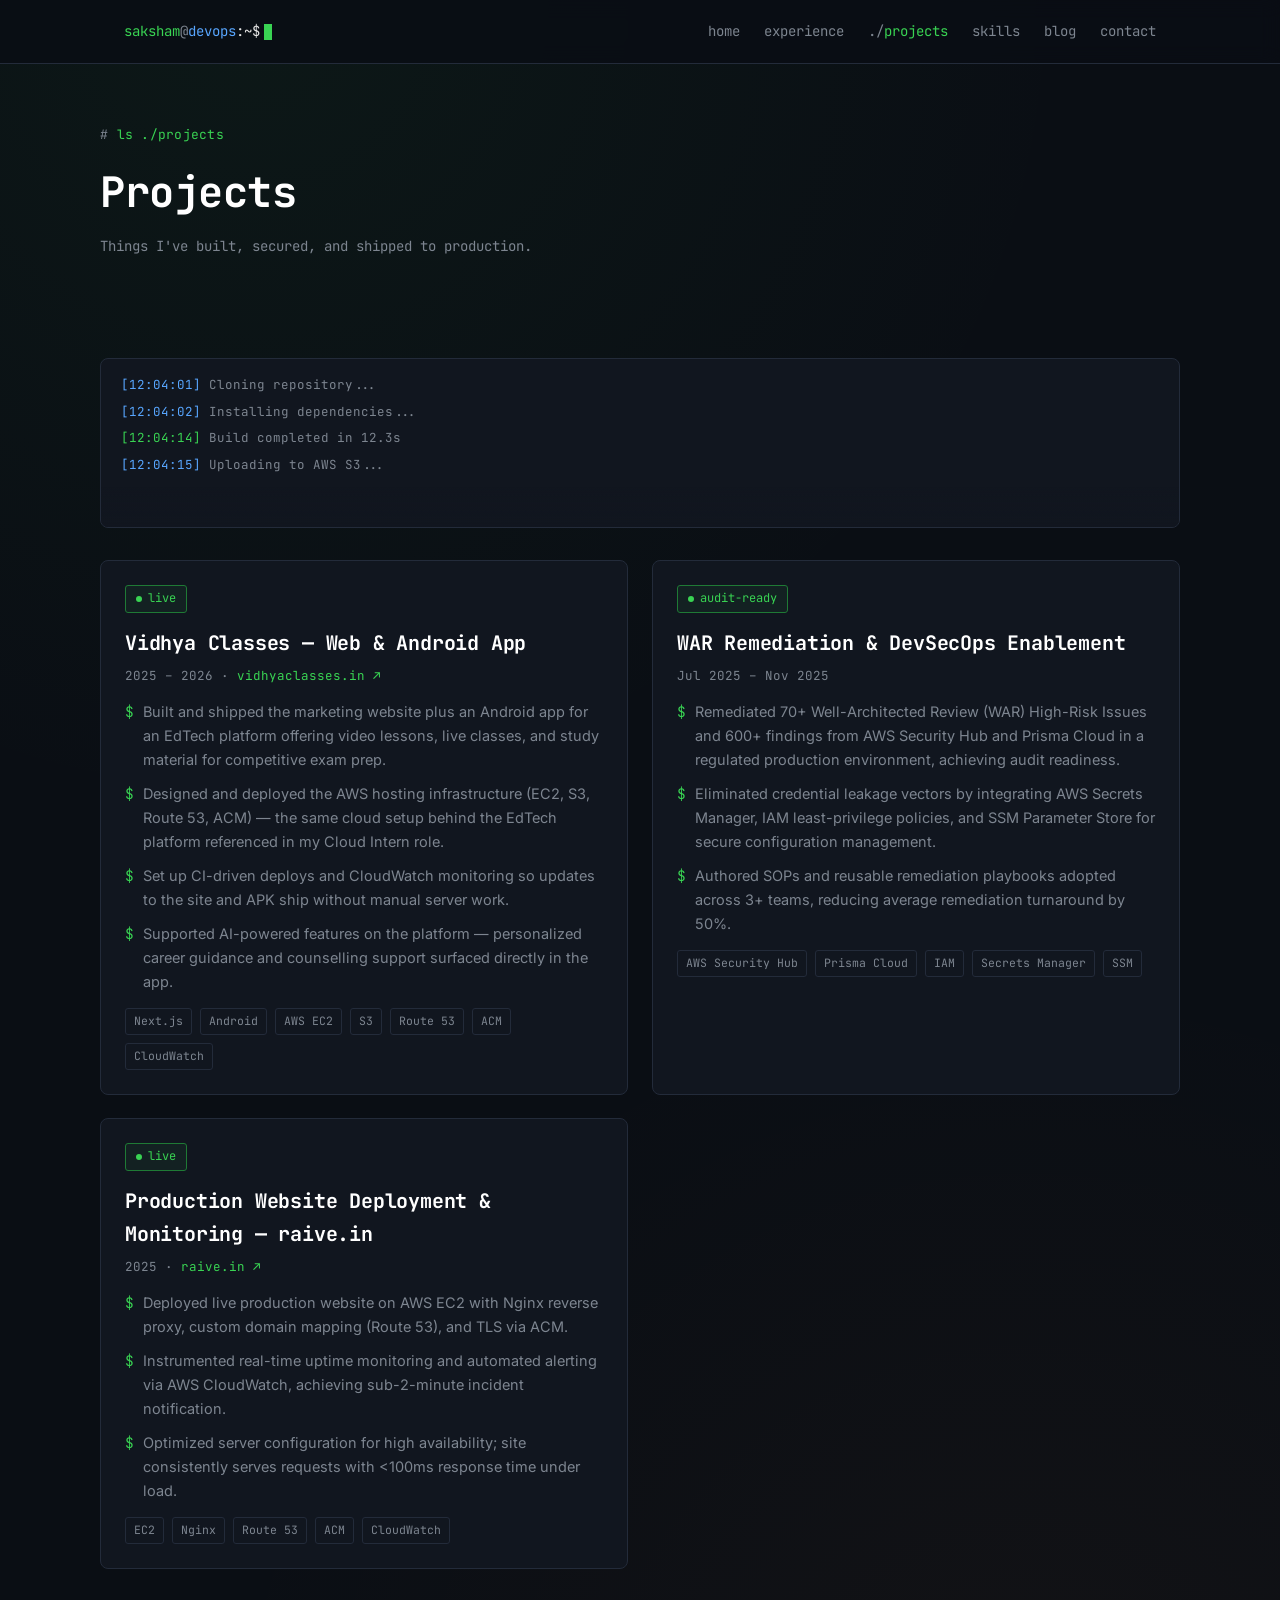
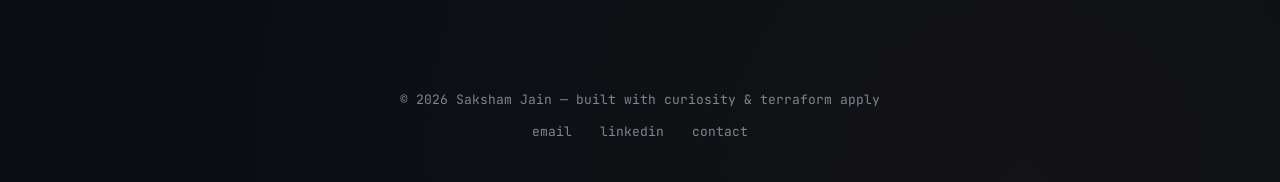
<file: projects.html>
<!DOCTYPE html>
<html lang="en">
<head>
  <meta charset="UTF-8" />
  <meta name="viewport" content="width=device-width, initial-scale=1.0" />
  <title>Projects — Saksham Jain</title>
  <link rel="preconnect" href="https://fonts.googleapis.com">
  <link rel="preconnect" href="https://fonts.gstatic.com" crossorigin>
  <link href="https://fonts.googleapis.com/css2?family=JetBrains+Mono:wght@400;500;700&family=Inter:wght@400;500;600&display=swap" rel="stylesheet">
  <link rel="stylesheet" href="css/style.css" />
</head>
<body>

  <nav class="navbar">
    <div class="nav-inner">
      <div class="nav-prompt">
        <span class="user">saksham</span><span class="at">@</span><span class="host">devops</span>:~$<span class="cursor"></span>
      </div>
      <button class="nav-toggle" aria-label="Toggle navigation">menu</button>
      <div class="nav-links">
        <a href="index.html">home</a>
        <a href="experience.html">experience</a>
        <a href="projects.html" class="active">projects</a>
        <a href="skills.html">skills</a>
        <a href="blog.html">blog</a>
        <a href="contact.html">contact</a>
      </div>
    </div>
  </nav>

  <header class="container page-header">
    <div class="section-label">ls ./projects</div>
    <h1>Projects</h1>
    <p>Things I've built, secured, and shipped to production.</p>
  </header>

  <section class="section container">

    <!-- Deploy log ticker -->
    <div class="deploy-log reveal" id="deploy-log"></div>

    <div class="grid-2 stagger">

      <div class="card">
        <div class="tag-row" style="margin-top:0; margin-bottom:14px;">
          <span class="badge">live</span>
        </div>
        <h3>Vidhya Classes — Web &amp; Android App</h3>
        <p style="font-family: var(--font-mono); font-size: 12.5px; color: var(--text-muted); margin-bottom: 14px;">2025 – 2026 · <a href="https://vidhyaclasses.in" target="_blank" rel="noopener">vidhyaclasses.in ↗</a></p>
        <ul style="list-style:none; padding:0; color:var(--text-muted); font-size:14.5px;">
          <li style="margin-bottom:10px; padding-left:18px; position:relative;"><span style="position:absolute; left:0; color:var(--green); font-family:var(--font-mono);">$</span>Built and shipped the marketing website plus an Android app for an EdTech platform offering video lessons, live classes, and study material for competitive exam prep.</li>
          <li style="margin-bottom:10px; padding-left:18px; position:relative;"><span style="position:absolute; left:0; color:var(--green); font-family:var(--font-mono);">$</span>Designed and deployed the AWS hosting infrastructure (EC2, S3, Route 53, ACM) — the same cloud setup behind the EdTech platform referenced in my Cloud Intern role.</li>
          <li style="margin-bottom:10px; padding-left:18px; position:relative;"><span style="position:absolute; left:0; color:var(--green); font-family:var(--font-mono);">$</span>Set up CI-driven deploys and CloudWatch monitoring so updates to the site and APK ship without manual server work.</li>
          <li style="margin-bottom:10px; padding-left:18px; position:relative;"><span style="position:absolute; left:0; color:var(--green); font-family:var(--font-mono);">$</span>Supported AI-powered features on the platform — personalized career guidance and counselling support surfaced directly in the app.</li>
        </ul>
        <div class="tag-row">
          <span class="tag">Next.js</span>
          <span class="tag">Android</span>
          <span class="tag">AWS EC2</span>
          <span class="tag">S3</span>
          <span class="tag">Route 53</span>
          <span class="tag">ACM</span>
          <span class="tag">CloudWatch</span>
        </div>
      </div>

      <div class="card">
        <div class="tag-row" style="margin-top:0; margin-bottom:14px;">
          <span class="badge">audit-ready</span>
        </div>
        <h3>WAR Remediation &amp; DevSecOps Enablement</h3>
        <p style="font-family: var(--font-mono); font-size: 12.5px; color: var(--text-muted); margin-bottom: 14px;">Jul 2025 – Nov 2025</p>
        <ul style="list-style:none; padding:0; color:var(--text-muted); font-size:14.5px;">
          <li style="margin-bottom:10px; padding-left:18px; position:relative;"><span style="position:absolute; left:0; color:var(--green); font-family:var(--font-mono);">$</span>Remediated 70+ Well-Architected Review (WAR) High-Risk Issues and 600+ findings from AWS Security Hub and Prisma Cloud in a regulated production environment, achieving audit readiness.</li>
          <li style="margin-bottom:10px; padding-left:18px; position:relative;"><span style="position:absolute; left:0; color:var(--green); font-family:var(--font-mono);">$</span>Eliminated credential leakage vectors by integrating AWS Secrets Manager, IAM least-privilege policies, and SSM Parameter Store for secure configuration management.</li>
          <li style="margin-bottom:10px; padding-left:18px; position:relative;"><span style="position:absolute; left:0; color:var(--green); font-family:var(--font-mono);">$</span>Authored SOPs and reusable remediation playbooks adopted across 3+ teams, reducing average remediation turnaround by 50%.</li>
        </ul>
        <div class="tag-row">
          <span class="tag">AWS Security Hub</span>
          <span class="tag">Prisma Cloud</span>
          <span class="tag">IAM</span>
          <span class="tag">Secrets Manager</span>
          <span class="tag">SSM</span>
        </div>
      </div>

      <div class="card">
        <div class="tag-row" style="margin-top:0; margin-bottom:14px;">
          <span class="badge">live</span>
        </div>
        <h3>Production Website Deployment &amp; Monitoring — raive.in</h3>
        <p style="font-family: var(--font-mono); font-size: 12.5px; color: var(--text-muted); margin-bottom: 14px;">2025 · <a href="https://raive.in" target="_blank" rel="noopener">raive.in ↗</a></p>
        <ul style="list-style:none; padding:0; color:var(--text-muted); font-size:14.5px;">
          <li style="margin-bottom:10px; padding-left:18px; position:relative;"><span style="position:absolute; left:0; color:var(--green); font-family:var(--font-mono);">$</span>Deployed live production website on AWS EC2 with Nginx reverse proxy, custom domain mapping (Route 53), and TLS via ACM.</li>
          <li style="margin-bottom:10px; padding-left:18px; position:relative;"><span style="position:absolute; left:0; color:var(--green); font-family:var(--font-mono);">$</span>Instrumented real-time uptime monitoring and automated alerting via AWS CloudWatch, achieving sub-2-minute incident notification.</li>
          <li style="margin-bottom:10px; padding-left:18px; position:relative;"><span style="position:absolute; left:0; color:var(--green); font-family:var(--font-mono);">$</span>Optimized server configuration for high availability; site consistently serves requests with &lt;100ms response time under load.</li>
        </ul>
        <div class="tag-row">
          <span class="tag">EC2</span>
          <span class="tag">Nginx</span>
          <span class="tag">Route 53</span>
          <span class="tag">ACM</span>
          <span class="tag">CloudWatch</span>
        </div>
      </div>

    </div>
  </section>

  <footer class="footer">
    <div class="container">
      <div>© 2026 Saksham Jain — built with curiosity & terraform apply</div>
      <div style="margin-top:10px;">
        <a href="mailto:sakshamsj02@gmail.com">email</a>
        <a href="https://www.linkedin.com/in/sakshamjain02/" target="_blank" rel="noopener">linkedin</a>
        <a href="contact.html">contact</a>
      </div>
    </div>
  </footer>

  <script src="js/main.js"></script>
  <script>
    (function () {
      const lines = [
        { html: '<span class="info">[12:04:01]</span> Cloning repository...' },
        { html: '<span class="info">[12:04:02]</span> Installing dependencies...' },
        { html: '<span class="ok">[12:04:14]</span> Build completed in 12.3s' },
        { html: '<span class="info">[12:04:15]</span> Uploading to AWS S3...' },
        { html: '<span class="info">[12:04:17]</span> Invalidating CloudFront cache...' },
        { html: '<span class="ok">[12:04:19]</span> Deployment ready — vidhyaclasses.in' },
        { html: '<span class="info">[12:04:20]</span> Running health check...' },
        { html: '<span class="ok">[12:04:21]</span> 200 OK — uptime 99.9%' },
        { html: '<span class="warn">[12:04:22]</span> 2 Security Hub findings auto-remediated' },
        { html: '<span class="ok">[12:04:23]</span> All systems operational ✓' },
      ];
      const log = document.getElementById("deploy-log");
      if (!log) return;
      let i = 0;
      function addLine() {
        if (i >= lines.length) {
          // restart loop after a pause
          setTimeout(() => { log.innerHTML = ""; i = 0; addLine(); }, 2500);
          return;
        }
        const div = document.createElement("div");
        div.className = "log-line";
        div.innerHTML = lines[i].html;
        log.appendChild(div);
        if (log.children.length > 6) log.removeChild(log.firstChild);
        i++;
        setTimeout(addLine, 450);
      }
      addLine();
    })();
  </script>
</body>
</html>
</file>
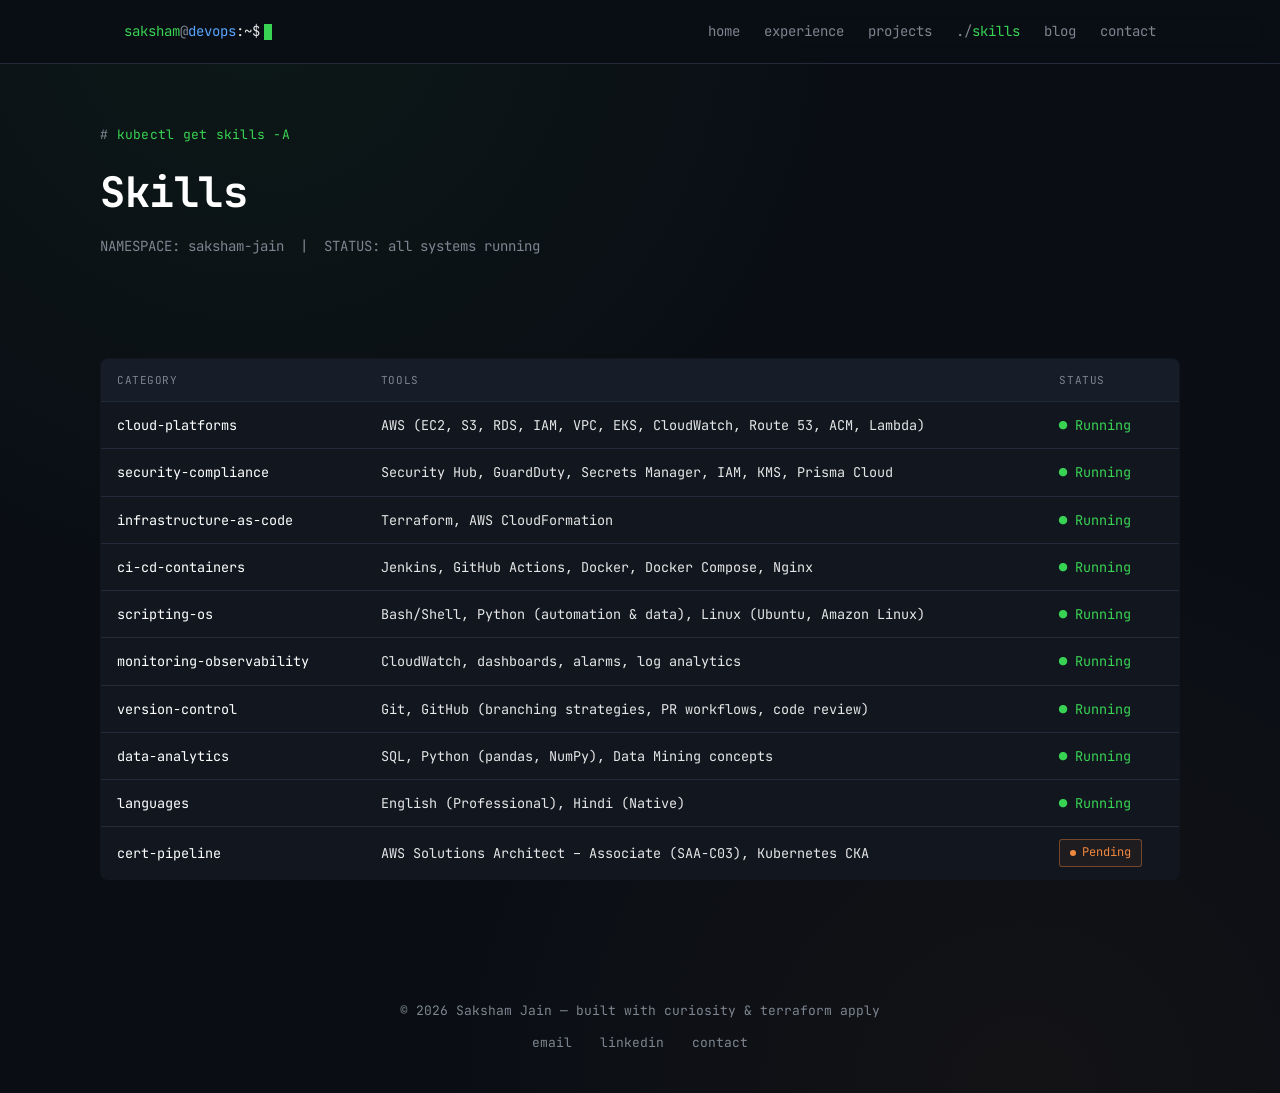
<file: skills.html>
<!DOCTYPE html>
<html lang="en">
<head>
  <meta charset="UTF-8" />
  <meta name="viewport" content="width=device-width, initial-scale=1.0" />
  <title>Skills — Saksham Jain</title>
  <link rel="preconnect" href="https://fonts.googleapis.com">
  <link rel="preconnect" href="https://fonts.gstatic.com" crossorigin>
  <link href="https://fonts.googleapis.com/css2?family=JetBrains+Mono:wght@400;500;700&family=Inter:wght@400;500;600&display=swap" rel="stylesheet">
  <link rel="stylesheet" href="css/style.css" />
</head>
<body>

  <nav class="navbar">
    <div class="nav-inner">
      <div class="nav-prompt">
        <span class="user">saksham</span><span class="at">@</span><span class="host">devops</span>:~$<span class="cursor"></span>
      </div>
      <button class="nav-toggle" aria-label="Toggle navigation">menu</button>
      <div class="nav-links">
        <a href="index.html">home</a>
        <a href="experience.html">experience</a>
        <a href="projects.html">projects</a>
        <a href="skills.html" class="active">skills</a>
        <a href="blog.html">blog</a>
        <a href="contact.html">contact</a>
      </div>
    </div>
  </nav>

  <header class="container page-header">
    <div class="section-label">kubectl get skills -A</div>
    <h1>Skills</h1>
    <p>NAMESPACE: saksham-jain &nbsp;|&nbsp; STATUS: all systems running</p>
  </header>

  <section class="section container reveal scale-in">
    <table class="k8s-table">
      <thead>
        <tr>
          <th>Category</th>
          <th>Tools</th>
          <th>Status</th>
        </tr>
      </thead>
      <tbody>
        <tr>
          <td>cloud-platforms</td>
          <td>AWS (EC2, S3, RDS, IAM, VPC, EKS, CloudWatch, Route 53, ACM, Lambda)</td>
          <td class="status-running">Running</td>
        </tr>
        <tr>
          <td>security-compliance</td>
          <td>Security Hub, GuardDuty, Secrets Manager, IAM, KMS, Prisma Cloud</td>
          <td class="status-running">Running</td>
        </tr>
        <tr>
          <td>infrastructure-as-code</td>
          <td>Terraform, AWS CloudFormation</td>
          <td class="status-running">Running</td>
        </tr>
        <tr>
          <td>ci-cd-containers</td>
          <td>Jenkins, GitHub Actions, Docker, Docker Compose, Nginx</td>
          <td class="status-running">Running</td>
        </tr>
        <tr>
          <td>scripting-os</td>
          <td>Bash/Shell, Python (automation & data), Linux (Ubuntu, Amazon Linux)</td>
          <td class="status-running">Running</td>
        </tr>
        <tr>
          <td>monitoring-observability</td>
          <td>CloudWatch, dashboards, alarms, log analytics</td>
          <td class="status-running">Running</td>
        </tr>
        <tr>
          <td>version-control</td>
          <td>Git, GitHub (branching strategies, PR workflows, code review)</td>
          <td class="status-running">Running</td>
        </tr>
        <tr>
          <td>data-analytics</td>
          <td>SQL, Python (pandas, NumPy), Data Mining concepts</td>
          <td class="status-running">Running</td>
        </tr>
        <tr>
          <td>languages</td>
          <td>English (Professional), Hindi (Native)</td>
          <td class="status-running">Running</td>
        </tr>
        <tr>
          <td>cert-pipeline</td>
          <td>AWS Solutions Architect – Associate (SAA-C03), Kubernetes CKA</td>
          <td><span class="badge orange">Pending</span></td>
        </tr>
      </tbody>
    </table>
  </section>

  <footer class="footer">
    <div class="container">
      <div>© 2026 Saksham Jain — built with curiosity & terraform apply</div>
      <div style="margin-top:10px;">
        <a href="mailto:sakshamsj02@gmail.com">email</a>
        <a href="https://www.linkedin.com/in/sakshamjain02/" target="_blank" rel="noopener">linkedin</a>
        <a href="contact.html">contact</a>
      </div>
    </div>
  </footer>

  <script src="js/main.js"></script>
</body>
</html>
</file>
<file: css/style.css>
/* ===================================================
   Saksham Jain — DevOps Portfolio
   Theme: Terminal / Shell aesthetic
   =================================================== */

:root {
  --bg: #0a0e14;
  --bg-panel: #11161f;
  --bg-panel-2: #161c28;
  --border: #232b3a;
  --text: #e6e6e6;
  --text-muted: #7d8590;
  --green: #39d353;
  --green-dim: #1f7a35;
  --orange: #f0883e;
  --blue: #58a6ff;
  --font-mono: "JetBrains Mono", "Fira Code", monospace;
  --font-body: "Inter", -apple-system, sans-serif;
  --max-width: 1080px;
}

* { margin: 0; padding: 0; box-sizing: border-box; }

html { scroll-behavior: smooth; }

body {
  background: var(--bg);
  color: var(--text);
  font-family: var(--font-body);
  line-height: 1.65;
  font-size: 16px;
  background-image:
    radial-gradient(circle at 20% 0%, rgba(57, 211, 83, 0.05), transparent 40%),
    radial-gradient(circle at 80% 100%, rgba(240, 136, 62, 0.04), transparent 40%);
}

a { color: var(--green); text-decoration: none; }
a:hover { text-decoration: underline; }

::selection { background: var(--green-dim); color: #fff; }

/* Focus visibility */
a:focus-visible, button:focus-visible, input:focus-visible, textarea:focus-visible {
  outline: 2px solid var(--green);
  outline-offset: 2px;
}

/* ---------------- Layout helpers ---------------- */
.container {
  max-width: var(--max-width);
  margin: 0 auto;
  padding: 0 24px;
}

.section {
  padding: 80px 0;
  border-bottom: 1px solid var(--border);
}

.section:last-of-type { border-bottom: none; }

.section-label {
  font-family: var(--font-mono);
  font-size: 13px;
  color: var(--green);
  margin-bottom: 12px;
  letter-spacing: 0.02em;
}

.section-label::before { content: "# "; color: var(--text-muted); }

h1, h2, h3, h4 {
  font-family: var(--font-mono);
  font-weight: 700;
  letter-spacing: -0.01em;
  color: #fff;
}

h2 {
  font-size: clamp(28px, 4vw, 40px);
  margin-bottom: 36px;
}

h3 { font-size: 20px; margin-bottom: 6px; }

p { color: var(--text-muted); }

/* ---------------- Navbar (shell prompt) ---------------- */
.navbar {
  position: sticky;
  top: 0;
  z-index: 100;
  background: rgba(10, 14, 20, 0.85);
  backdrop-filter: blur(10px);
  border-bottom: 1px solid var(--border);
}

.nav-inner {
  max-width: var(--max-width);
  margin: 0 auto;
  padding: 16px 24px;
  display: flex;
  align-items: center;
  justify-content: space-between;
  gap: 24px;
}

.nav-prompt {
  font-family: var(--font-mono);
  font-size: 14px;
  white-space: nowrap;
  color: var(--text);
}

.nav-prompt .user { color: var(--green); }
.nav-prompt .at { color: var(--text-muted); }
.nav-prompt .host { color: var(--blue); }
.nav-prompt .cursor {
  display: inline-block;
  width: 8px;
  height: 16px;
  background: var(--green);
  margin-left: 4px;
  animation: blink 1.1s steps(2, start) infinite;
  vertical-align: middle;
}

@keyframes blink { to { visibility: hidden; } }

.nav-links {
  display: flex;
  gap: 24px;
  font-family: var(--font-mono);
  font-size: 14px;
  flex-wrap: wrap;
}

.nav-links a {
  color: var(--text-muted);
  position: relative;
  padding: 4px 0;
}

.nav-links a:hover, .nav-links a.active {
  color: var(--green);
  text-decoration: none;
}

.nav-links a.active::before { content: "./"; color: var(--text-muted); }
.nav-links a:not(.active)::before { content: ""; }

/* mobile nav toggle */
.nav-toggle {
  display: none;
  background: none;
  border: 1px solid var(--border);
  color: var(--text);
  font-family: var(--font-mono);
  padding: 6px 10px;
  border-radius: 4px;
  cursor: pointer;
}

@media (max-width: 720px) {
  .nav-toggle { display: block; }
  .nav-links {
    display: none;
    position: absolute;
    top: 100%;
    left: 0; right: 0;
    background: var(--bg-panel);
    border-bottom: 1px solid var(--border);
    flex-direction: column;
    padding: 16px 24px;
    gap: 14px;
  }
  .nav-links.open { display: flex; }
  .nav-inner { position: relative; }
}

/* ---------------- Buttons / badges ---------------- */
.btn {
  font-family: var(--font-mono);
  display: inline-block;
  padding: 12px 24px;
  border: 1px solid var(--green);
  color: var(--green);
  border-radius: 4px;
  font-size: 14px;
  transition: background 0.15s, color 0.15s;
}

.btn:hover {
  background: var(--green);
  color: #06150a;
  text-decoration: none;
}

.btn.secondary {
  border-color: var(--border);
  color: var(--text);
}
.btn.secondary:hover { background: var(--bg-panel-2); color: var(--text); }

.badge {
  font-family: var(--font-mono);
  font-size: 12px;
  padding: 3px 10px;
  border-radius: 3px;
  border: 1px solid var(--green-dim);
  color: var(--green);
  background: rgba(57, 211, 83, 0.06);
  display: inline-flex;
  align-items: center;
  gap: 6px;
}

.badge::before {
  content: "";
  width: 6px; height: 6px;
  border-radius: 50%;
  background: var(--green);
  display: inline-block;
}

.badge.orange {
  border-color: rgba(240, 136, 62, 0.4);
  color: var(--orange);
  background: rgba(240, 136, 62, 0.06);
}
.badge.orange::before { background: var(--orange); }

/* ---------------- Hero ---------------- */
.hero {
  padding: 90px 0 60px;
  display: grid;
  grid-template-columns: 1.1fr 0.9fr;
  gap: 48px;
  align-items: center;
}

@media (max-width: 860px) {
  .hero { grid-template-columns: 1fr; padding-top: 50px; }
}

.hero-eyebrow {
  font-family: var(--font-mono);
  color: var(--text-muted);
  font-size: 14px;
  margin-bottom: 12px;
}

.hero h1 {
  font-size: clamp(36px, 6vw, 56px);
  line-height: 1.1;
  margin-bottom: 16px;
}

.hero h1 .accent { color: var(--green); }

.hero-sub {
  font-size: 18px;
  color: var(--text-muted);
  margin-bottom: 28px;
  max-width: 540px;
}

.hero-actions { display: flex; gap: 14px; flex-wrap: wrap; margin-bottom: 28px; }

.hero-stats {
  display: grid;
  grid-template-columns: repeat(3, auto);
  gap: 28px;
}

.stat .stat-num {
  font-family: var(--font-mono);
  font-size: 26px;
  color: var(--green);
  font-weight: 700;
}
.stat .stat-label {
  font-size: 12px;
  color: var(--text-muted);
  font-family: var(--font-mono);
}

/* ---------------- Terminal window ---------------- */
.terminal {
  background: var(--bg-panel);
  border: 1px solid var(--border);
  border-radius: 8px;
  overflow: hidden;
  box-shadow: 0 20px 60px -20px rgba(57, 211, 83, 0.15), 0 10px 30px rgba(0,0,0,0.4);
}

.terminal-bar {
  display: flex;
  align-items: center;
  gap: 8px;
  padding: 10px 14px;
  background: var(--bg-panel-2);
  border-bottom: 1px solid var(--border);
}

.terminal-dot { width: 11px; height: 11px; border-radius: 50%; }
.terminal-dot.red { background: #ff5f57; }
.terminal-dot.yellow { background: #febc2e; }
.terminal-dot.green { background: #28c840; }

.terminal-title {
  font-family: var(--font-mono);
  font-size: 12px;
  color: var(--text-muted);
  margin-left: 8px;
}

.terminal-body {
  font-family: var(--font-mono);
  font-size: 13.5px;
  padding: 20px;
  min-height: 260px;
  line-height: 1.8;
}

.terminal-body .line { white-space: pre-wrap; word-break: break-word; }
.terminal-body .prompt-char { color: var(--green); }
.terminal-body .cmd { color: #fff; }
.terminal-body .out { color: var(--text-muted); }
.terminal-body .out .k { color: var(--blue); }
.terminal-body .out .v { color: var(--orange); }

.term-cursor {
  display: inline-block;
  width: 8px; height: 14px;
  background: var(--green);
  vertical-align: middle;
  animation: blink 1s steps(2, start) infinite;
}

/* ---------------- Cards / grids ---------------- */
.grid-2 { display: grid; grid-template-columns: repeat(2, 1fr); gap: 24px; }
.grid-3 { display: grid; grid-template-columns: repeat(3, 1fr); gap: 24px; }

@media (max-width: 860px) {
  .grid-2, .grid-3 { grid-template-columns: 1fr; }
}

.card {
  background: var(--bg-panel);
  border: 1px solid var(--border);
  border-radius: 8px;
  padding: 24px;
  transition: border-color 0.2s, transform 0.2s;
}

.card:hover {
  border-color: var(--green-dim);
  transform: translateY(-2px);
}

.tag-row { display: flex; flex-wrap: wrap; gap: 8px; margin-top: 14px; }
.tag {
  font-family: var(--font-mono);
  font-size: 11.5px;
  color: var(--text-muted);
  border: 1px solid var(--border);
  padding: 3px 8px;
  border-radius: 3px;
}

/* ---------------- Timeline (experience) ---------------- */
.timeline {
  position: relative;
  padding-left: 32px;
  border-left: 2px solid var(--border);
}

.timeline-item {
  position: relative;
  padding-bottom: 48px;
}
.timeline-item:last-child { padding-bottom: 0; }

.timeline-item::before {
  content: "";
  position: absolute;
  left: -38px;
  top: 4px;
  width: 12px; height: 12px;
  border-radius: 50%;
  background: var(--bg);
  border: 2px solid var(--green);
}

.timeline-item.current::before {
  background: var(--green);
  box-shadow: 0 0 0 4px rgba(57, 211, 83, 0.15);
}

.timeline-date {
  font-family: var(--font-mono);
  font-size: 12.5px;
  color: var(--green);
  margin-bottom: 4px;
}

.timeline-item h3 { margin-bottom: 2px; }
.timeline-company { color: var(--text-muted); font-size: 14px; margin-bottom: 12px; font-family: var(--font-mono); }

.timeline-item ul {
  list-style: none;
  padding-left: 0;
}
.timeline-item li {
  position: relative;
  padding-left: 20px;
  margin-bottom: 10px;
  color: var(--text-muted);
  font-size: 14.5px;
}
.timeline-item li::before {
  content: "$";
  color: var(--green);
  position: absolute;
  left: 0;
  font-family: var(--font-mono);
}

/* ---------------- Skills table (kubectl style) ---------------- */
.k8s-table {
  width: 100%;
  border-collapse: collapse;
  font-family: var(--font-mono);
  font-size: 13.5px;
  background: var(--bg-panel);
  border: 1px solid var(--border);
  border-radius: 8px;
  overflow: hidden;
}

.k8s-table th, .k8s-table td {
  padding: 12px 16px;
  text-align: left;
  border-bottom: 1px solid var(--border);
}

.k8s-table th {
  color: var(--text-muted);
  font-weight: 400;
  background: var(--bg-panel-2);
  text-transform: uppercase;
  font-size: 11px;
  letter-spacing: 0.05em;
}

.k8s-table tr:last-child td { border-bottom: none; }
.k8s-table td:first-child { color: #fff; }
.k8s-table .status-running {
  color: var(--green);
}
.k8s-table .status-running::before {
  content: "● ";
}

/* ---------------- Footer ---------------- */
.footer {
  padding: 40px 0;
  text-align: center;
  font-family: var(--font-mono);
  font-size: 13px;
  color: var(--text-muted);
}

.footer a { color: var(--text-muted); margin: 0 10px; }
.footer a:hover { color: var(--green); }

/* ---------------- Page header (non-home pages) ---------------- */
.page-header {
  padding: 60px 0 20px;
}
.page-header h1 { font-size: clamp(28px, 5vw, 42px); margin-bottom: 8px; }
.page-header p { font-family: var(--font-mono); font-size: 14px; }

/* ---------------- Blog ---------------- */
.blog-card { display: flex; flex-direction: column; gap: 10px; }
.blog-meta {
  font-family: var(--font-mono);
  font-size: 12px;
  color: var(--text-muted);
  display: flex;
  gap: 16px;
}
.blog-card h3 a { color: #fff; }
.blog-card h3 a:hover { color: var(--green); }
.blog-card p { font-size: 14px; }

.blog-post-body h2 { font-size: 22px; margin-top: 32px; margin-bottom: 14px; }
.blog-post-body p { color: var(--text); margin-bottom: 16px; font-size: 15.5px; }
.blog-post-body code {
  font-family: var(--font-mono);
  background: var(--bg-panel-2);
  padding: 2px 6px;
  border-radius: 3px;
  font-size: 13px;
  color: var(--green);
}
.blog-post-body pre {
  background: var(--bg-panel);
  border: 1px solid var(--border);
  border-radius: 6px;
  padding: 16px;
  overflow-x: auto;
  margin-bottom: 16px;
}
.blog-post-body pre code { background: none; padding: 0; color: var(--text); }
.blog-post-body ul { color: var(--text); margin: 0 0 16px 0; padding-left: 24px; }
.blog-post-body li { margin-bottom: 6px; }

/* ---------------- Contact form ---------------- */
.contact-form {
  display: flex;
  flex-direction: column;
  gap: 16px;
  max-width: 540px;
}
.contact-form label {
  font-family: var(--font-mono);
  font-size: 12.5px;
  color: var(--text-muted);
  display: block;
  margin-bottom: 6px;
}
.contact-form input, .contact-form textarea {
  width: 100%;
  background: var(--bg-panel);
  border: 1px solid var(--border);
  color: var(--text);
  font-family: var(--font-body);
  font-size: 14px;
  padding: 12px 14px;
  border-radius: 4px;
  resize: vertical;
}
.contact-form input:focus, .contact-form textarea:focus {
  border-color: var(--green);
}
.form-status {
  font-family: var(--font-mono);
  font-size: 13px;
  color: var(--green);
  min-height: 20px;
}

/* ---------------- Scroll reveal ---------------- */
.reveal {
  opacity: 0;
  transform: translateY(16px);
  transition: opacity 0.6s ease, transform 0.6s ease;
}
.reveal.visible { opacity: 1; transform: translateY(0); }

/* ---------------- Scroll progress bar ---------------- */
.scroll-progress {
  position: fixed;
  top: 0; left: 0;
  height: 3px;
  width: 0%;
  background: linear-gradient(90deg, var(--green), var(--blue));
  z-index: 999;
  transition: width 0.1s linear;
  box-shadow: 0 0 8px rgba(57, 211, 83, 0.6);
}

/* ---------------- Navbar scroll-shrink ---------------- */
.navbar {
  transition: padding 0.25s ease, background 0.25s ease, box-shadow 0.25s ease;
}
.navbar.scrolled {
  box-shadow: 0 4px 24px rgba(0,0,0,0.35);
}
.navbar.scrolled .nav-inner {
  padding-top: 10px;
  padding-bottom: 10px;
}

/* ---------------- Directional reveal variants ---------------- */
.reveal { transition: opacity 0.7s cubic-bezier(0.16, 1, 0.3, 1), transform 0.7s cubic-bezier(0.16, 1, 0.3, 1); }
.reveal.from-left { transform: translateX(-32px); }
.reveal.from-left.visible { transform: translateX(0); }
.reveal.from-right { transform: translateX(32px); }
.reveal.from-right.visible { transform: translateX(0); }
.reveal.scale-in { transform: scale(0.94); }
.reveal.scale-in.visible { transform: scale(1); opacity: 1; }

/* Staggered children */
.stagger > * {
  opacity: 0;
  transform: translateY(20px);
  transition: opacity 0.6s cubic-bezier(0.16, 1, 0.3, 1), transform 0.6s cubic-bezier(0.16, 1, 0.3, 1);
}
.stagger.visible > *:nth-child(1) { transition-delay: 0s; }
.stagger.visible > *:nth-child(2) { transition-delay: 0.08s; }
.stagger.visible > *:nth-child(3) { transition-delay: 0.16s; }
.stagger.visible > *:nth-child(4) { transition-delay: 0.24s; }
.stagger.visible > *:nth-child(5) { transition-delay: 0.32s; }
.stagger.visible > * {
  opacity: 1;
  transform: translateY(0);
}

/* ---------------- Card hover tilt/glow ---------------- */
.card {
  position: relative;
  transform-style: preserve-3d;
  will-change: transform;
}
.card::after {
  content: "";
  position: absolute;
  inset: 0;
  border-radius: 8px;
  background: radial-gradient(circle at var(--mx, 50%) var(--my, 50%), rgba(57, 211, 83, 0.12), transparent 60%);
  opacity: 0;
  transition: opacity 0.3s;
  pointer-events: none;
}
.card:hover::after { opacity: 1; }

/* ---------------- Tag hover ---------------- */
.tag {
  position: relative;
  overflow: hidden;
  transition: color 0.2s, border-color 0.2s;
  cursor: default;
}
.tag:hover {
  color: var(--green);
  border-color: var(--green-dim);
}

/* ---------------- Custom cursor glow (desktop only) ---------------- */
.cursor-glow {
  position: fixed;
  width: 320px; height: 320px;
  border-radius: 50%;
  background: radial-gradient(circle, rgba(57, 211, 83, 0.06), transparent 70%);
  pointer-events: none;
  z-index: 1;
  transform: translate(-50%, -50%);
  transition: opacity 0.3s;
  opacity: 0;
}
.cursor-glow.active { opacity: 1; }

@media (max-width: 860px), (hover: none) {
  .cursor-glow { display: none; }
}

/* ---------------- Hero parallax ---------------- */
.hero .terminal {
  transition: transform 0.1s ease-out;
}

/* ---------------- Page transition overlay ---------------- */
.page-transition {
  position: fixed;
  inset: 0;
  background: var(--bg);
  z-index: 1000;
  pointer-events: none;
}
.page-transition.exit {
  animation: wipe-out 0.4s cubic-bezier(0.65, 0, 0.35, 1) forwards;
  transform-origin: top;
}
.page-transition.enter {
  animation: wipe-in 0.4s cubic-bezier(0.65, 0, 0.35, 1) forwards;
  transform-origin: bottom;
}
@keyframes wipe-out {
  from { transform: scaleY(0); } to { transform: scaleY(1); }
}
@keyframes wipe-in {
  from { transform: scaleY(1); } to { transform: scaleY(0); }
}

/* ---------------- Deploy log ticker (projects page) ---------------- */
.deploy-log {
  font-family: var(--font-mono);
  font-size: 12.5px;
  background: var(--bg-panel);
  border: 1px solid var(--border);
  border-radius: 8px;
  padding: 16px 20px;
  height: 170px;
  overflow: hidden;
  position: relative;
  margin-bottom: 32px;
}
.deploy-log::after {
  content: "";
  position: absolute;
  bottom: 0; left: 0; right: 0;
  height: 40px;
  background: linear-gradient(to bottom, transparent, var(--bg-panel));
}
.deploy-log .log-line {
  color: var(--text-muted);
  margin-bottom: 6px;
  opacity: 0;
  animation: log-in 0.4s forwards;
}
.deploy-log .log-line .ok { color: var(--green); }
.deploy-log .log-line .info { color: var(--blue); }
.deploy-log .log-line .warn { color: var(--orange); }
@keyframes log-in {
  from { opacity: 0; transform: translateY(6px); }
  to { opacity: 1; transform: translateY(0); }
}

/* ---------------- Marquee tech strip ---------------- */
.marquee {
  overflow: hidden;
  white-space: nowrap;
  border-top: 1px solid var(--border);
  border-bottom: 1px solid var(--border);
  padding: 14px 0;
  background: var(--bg-panel);
}
.marquee-track {
  display: inline-flex;
  gap: 40px;
  animation: marquee 28s linear infinite;
}
.marquee:hover .marquee-track { animation-play-state: paused; }
.marquee-track span {
  font-family: var(--font-mono);
  font-size: 13px;
  color: var(--text-muted);
  display: inline-flex;
  align-items: center;
  gap: 8px;
  padding: 0 4px;
}
.marquee-track span::before {
  content: "▸";
  color: var(--green);
}
@keyframes marquee {
  from { transform: translateX(0); }
  to { transform: translateX(-50%); }
}

@media (prefers-reduced-motion: reduce) {
  .reveal, .stagger > * { opacity: 1 !important; transform: none !important; transition: none !important; }
  .term-cursor, .nav-prompt .cursor { animation: none; }
  .marquee-track { animation: none; }
  .page-transition { display: none; }
  .cursor-glow { display: none; }
}
</file>
